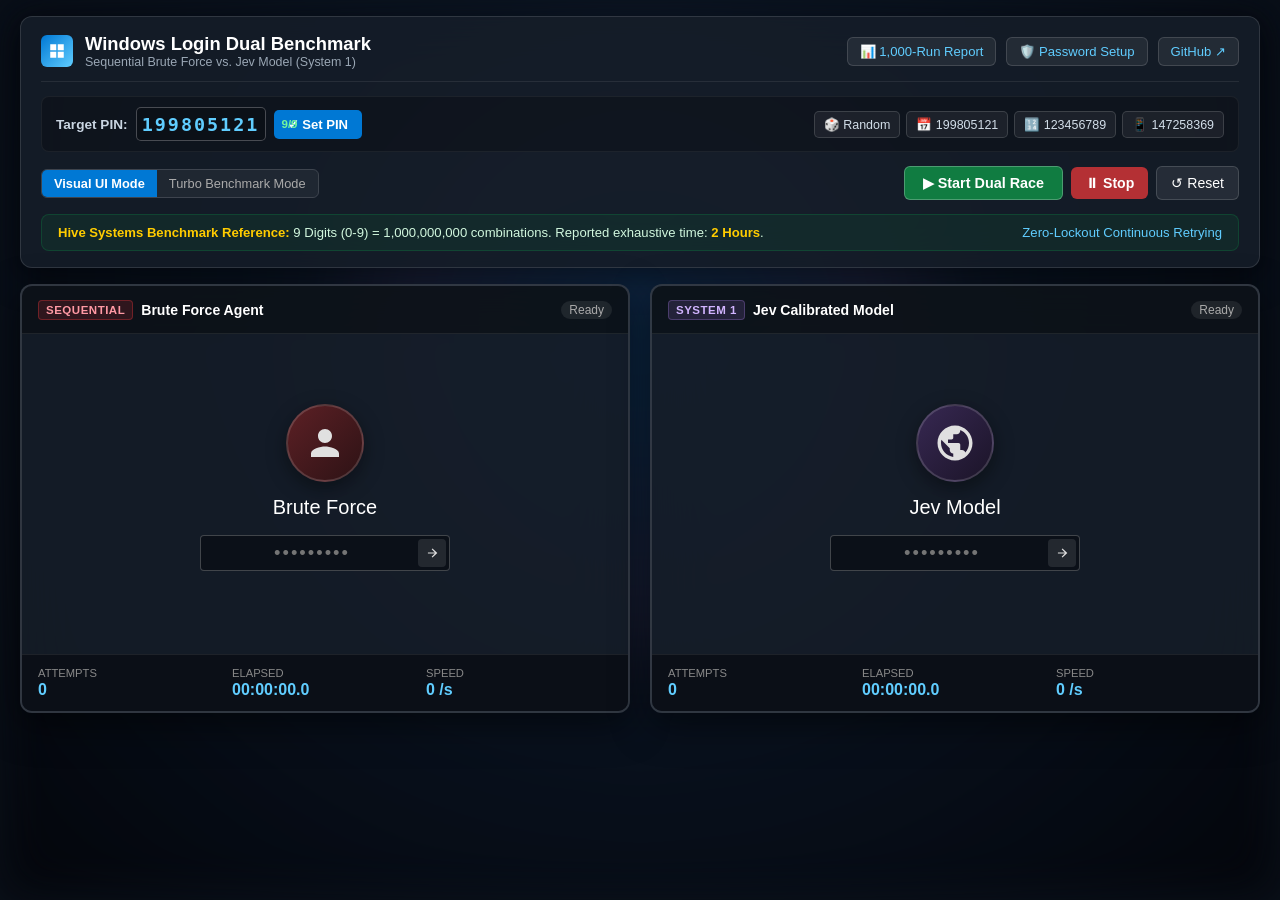
<file: index.html>
<!DOCTYPE html>
<html lang="en">
<head>
    <meta charset="UTF-8">
    <meta name="viewport" content="width=device-width, initial-scale=1.0, maximum-scale=1.0, user-scalable=no">
    <title>Windows Login Dual Benchmark - Brute Force vs Jev</title>

    <!-- Open Graph / LinkedIn / Facebook -->
    <meta property="og:type" content="website">
    <meta property="og:url" content="https://lauyeehow1986-hub.github.io/win_sim/">
    <meta property="og:title" content="Windows Login Dual Benchmark - Brute Force vs. Jev Model">
    <meta property="og:description" content="Interactive simulated Windows 11 login race comparing Sequential Brute Force against Jev Model System 1 calibrated priors on 9-digit PINs, benchmarked against Hive Systems figures.">
    <meta property="og:image" content="https://lauyeehow1986-hub.github.io/win_sim/preview.png">
    <meta property="og:image:secure_url" content="https://lauyeehow1986-hub.github.io/win_sim/preview.png">
    <meta property="og:image:type" content="image/png">
    <meta property="og:image:width" content="1200">
    <meta property="og:image:height" content="630">
    <meta property="og:image:alt" content="Windows Login Dual Benchmark - Brute Force vs Jev Model">

    <!-- Twitter / X -->
    <meta name="twitter:card" content="summary_large_image">
    <meta name="twitter:url" content="https://lauyeehow1986-hub.github.io/win_sim/">
    <meta name="twitter:title" content="Windows Login Dual Benchmark - Brute Force vs. Jev Model">
    <meta name="twitter:description" content="Interactive simulated Windows 11 login race comparing Sequential Brute Force against Jev Model System 1 calibrated priors on 9-digit PINs.">
    <meta name="twitter:image" content="https://lauyeehow1986-hub.github.io/win_sim/preview.png">

    <!-- Relative paths for GitHub Pages and local server -->
    <link rel="stylesheet" href="./static/style.css">
    <link rel="stylesheet" href="./style.css">
</head>
<body>

    <!-- Desktop Background with Acrylic Bloom -->
    <div id="desktop-bg" class="desktop-bg">
        <div class="bloom-glow"></div>
    </div>

    <div class="app-container">
        <!-- TOP CONTROL DECK (CLEAN GRID, ZERO OVERLAYS) -->
        <header class="control-deck">
            <!-- Row 1: Brand & Top Links -->
            <div class="deck-header-row">
                <div class="brand-section">
                    <div class="brand-logo">
                        <svg viewBox="0 0 24 24">
                            <path d="M3 3h8v8H3zm10 0h8v8h-8zM3 13h8v8H3zm10 0h8v8h-8z"/>
                        </svg>
                    </div>
                    <div class="brand-text">
                        <h1>Windows Login Dual Benchmark</h1>
                        <p>Sequential Brute Force vs. Jev Model (System 1)</p>
                    </div>
                </div>

                <div class="deck-nav-links">
                    <a href="./report.html" class="nav-link-btn">📊 1,000-Run Report</a>
                    <a href="./admin.html" class="nav-link-btn">🛡️ Password Setup</a>
                    <a href="https://github.com/lauyeehow1986-hub/win_sim" target="_blank" class="nav-link-btn">GitHub ↗</a>
                </div>
            </div>

            <!-- Row 2: Target Password Input & Preset Chips -->
            <div class="deck-pin-row">
                <div class="pin-input-group">
                    <span class="pin-label">Target PIN:</span>
                    <div class="pin-box-wrap">
                        <input type="text" id="target-pwd-input" class="custom-pwd-input" value="199805121" maxlength="9" placeholder="9 digits" autocomplete="off">
                        <span id="target-char-counter" class="char-badge">9/9</span>
                    </div>
                    <button type="button" id="btn-apply-pwd" class="btn-set-pwd">✓ Set PIN</button>
                </div>

                <div class="pin-presets-group">
                    <button type="button" class="preset-chip" id="preset-random" title="Random 9 digits">🎲 Random</button>
                    <button type="button" class="preset-chip" id="preset-date" title="Birth / Date pattern">📅 199805121</button>
                    <button type="button" class="preset-chip" id="preset-seq" title="Sequential sequence">🔢 123456789</button>
                    <button type="button" class="preset-chip" id="preset-numpad" title="Numpad column walk">📱 147258369</button>
                </div>
            </div>

            <!-- Row 3: Action Controls & Speed Toggle -->
            <div class="deck-actions-row">
                <div class="speed-toggle-wrap">
                    <button id="speed-visual" class="speed-btn active">Visual UI Mode</button>
                    <button id="speed-turbo" class="speed-btn">Turbo Benchmark Mode</button>
                </div>

                <div class="race-action-buttons">
                    <button id="btn-race-start" class="btn-race-start">▶ Start Dual Race</button>
                    <button id="btn-race-stop" class="btn-race-stop">⏸ Stop</button>
                    <button id="btn-race-reset" class="btn-race-reset">↺ Reset</button>
                </div>
            </div>

            <!-- Row 4: Hive Systems Reference Banner -->
            <div class="hive-notice-box">
                <span><b>Hive Systems Benchmark Reference:</b> 9 Digits (0-9) = 1,000,000,000 combinations. Reported exhaustive time: <b>2 Hours</b>.</span>
                <span style="color:#60cdff; font-weight:500;">Zero-Lockout Continuous Retrying</span>
            </div>
        </header>

        <!-- Mobile View Switcher (Displayed on narrow phone screens) -->
        <div class="mobile-view-switcher">
            <button id="tab-both" class="view-tab-btn active">⚔️ Stacked View</button>
            <button id="tab-toggle" class="view-tab-btn">Toggle Focus ⇄</button>
        </div>

        <!-- SIDE-BY-SIDE DUAL WINDOWS VIEWPORT -->
        <main id="dual-viewport" class="dual-viewport">

            <!-- LEFT WINDOW: HIVE SYSTEMS SEQUENTIAL BRUTE FORCE -->
            <section id="frame-brute" class="monitor-frame">
                <div class="monitor-header">
                    <div class="monitor-title-wrap">
                        <span class="monitor-badge badge-brute">Sequential</span>
                        <span class="monitor-title">Brute Force Agent</span>
                    </div>
                    <span id="status-brute" class="monitor-status-pill">Ready</span>
                </div>

                <!-- Windows Login Screen Area: Brute Force -->
                <div class="monitor-screen">
                    <div class="win-avatar-circle brute">
                        <svg viewBox="0 0 24 24">
                            <path d="M12 12c2.21 0 4-1.79 4-4s-1.79-4-4-4-4 1.79-4 4 1.79 4 4 4zm0 2c-2.67 0-8 1.34-8 4v2h16v-2c0-2.66-5.33-4-8-4z"/>
                        </svg>
                    </div>
                    <div class="win-profile-name">Brute Force</div>

                    <div class="win-input-row">
                        <input type="text" id="input-brute" class="win-input-mock" readonly placeholder="•••••••••">
                        <button class="win-arrow-btn" aria-label="Submit">
                            <svg viewBox="0 0 24 24">
                                <path d="M5 13h11.86l-5.43 5.43 1.42 1.42L21.14 12l-8.29-7.85-1.42 1.42L16.86 11H5v2z"/>
                            </svg>
                        </button>
                    </div>

                    <!-- Fail Dialog Mockup -->
                    <div id="dialog-brute" class="screen-fail-dialog">
                        <div class="fail-dialog-msg">The password is incorrect. Retrying...</div>
                        <button class="fail-dialog-ok">OK</button>
                    </div>

                    <!-- Winner Celebration Card -->
                    <div id="winner-brute" class="screen-winner-card">
                        <div class="winner-icon">
                            <svg viewBox="0 0 24 24">
                                <path d="M9 16.17L4.83 12l-1.42 1.41L9 19 21 7l-1.41-1.41z"/>
                            </svg>
                        </div>
                        <h2 style="font-size:1.25rem; margin-bottom:4px;">BRUTE FORCE WON!</h2>
                        <p style="font-size:0.82rem; color:#d2f8df;">Cracked password successfully</p>
                    </div>
                </div>

                <!-- Live Telemetry Footer: Brute Force -->
                <div class="monitor-telemetry">
                    <div class="stat-cell">
                        <span class="stat-title">Attempts</span>
                        <span id="tries-brute" class="stat-number">0</span>
                    </div>
                    <div class="stat-cell">
                        <span class="stat-title">Elapsed</span>
                        <span id="time-brute" class="stat-number">00:00:00.0</span>
                    </div>
                    <div class="stat-cell">
                        <span class="stat-title">Speed</span>
                        <span id="rate-brute" class="stat-number">0 /s</span>
                    </div>
                </div>
            </section>

            <!-- RIGHT WINDOW: JEV MODEL (SYSTEM 1 CALIBRATED PRIORS) -->
            <section id="frame-jev" class="monitor-frame">
                <div class="monitor-header">
                    <div class="monitor-title-wrap">
                        <span class="monitor-badge badge-jev">System 1</span>
                        <span class="monitor-title">Jev Calibrated Model</span>
                    </div>
                    <span id="status-jev" class="monitor-status-pill">Ready</span>
                </div>

                <!-- Windows Login Screen Area: Jev Model -->
                <div class="monitor-screen">
                    <div class="win-avatar-circle jev">
                        <svg viewBox="0 0 24 24">
                            <path d="M12 2C6.48 2 2 6.48 2 12s4.48 10 10 10 10-4.48 10-10S17.52 2 12 2zm-1 17.93c-3.95-.49-7-3.85-7-7.93 0-.62.08-1.21.21-1.79L9 15v1c0 1.1.9 2 2 2v1.93zm6.9-2.54c-.26-.81-1-1.39-1.9-1.39h-1v-3c0-.55-.45-1-1-1H8v-2h2c.55 0 1-.45 1-1V7h2c1.1 0 2-.9 2-2v-.41c2.93 1.19 5 4.06 5 7.41 0 2.08-.8 3.97-2.1 5.39z"/>
                        </svg>
                    </div>
                    <div class="win-profile-name">Jev Model</div>

                    <div class="win-input-row">
                        <input type="text" id="input-jev" class="win-input-mock" readonly placeholder="•••••••••">
                        <button class="win-arrow-btn" aria-label="Submit">
                            <svg viewBox="0 0 24 24">
                                <path d="M5 13h11.86l-5.43 5.43 1.42 1.42L21.14 12l-8.29-7.85-1.42 1.42L16.86 11H5v2z"/>
                            </svg>
                        </button>
                    </div>

                    <!-- Fail Dialog Mockup -->
                    <div id="dialog-jev" class="screen-fail-dialog">
                        <div class="fail-dialog-msg">The password is incorrect. Retrying...</div>
                        <button class="fail-dialog-ok">OK</button>
                    </div>

                    <!-- Winner Celebration Card -->
                    <div id="winner-jev" class="screen-winner-card">
                        <div class="winner-icon">
                            <svg viewBox="0 0 24 24">
                                <path d="M9 16.17L4.83 12l-1.42 1.41L9 19 21 7l-1.41-1.41z"/>
                            </svg>
                        </div>
                        <h2 style="font-size:1.25rem; margin-bottom:4px;">JEV MODEL WON!</h2>
                        <p style="font-size:0.82rem; color:#d2f8df;">Cracked password successfully</p>
                    </div>
                </div>

                <!-- Live Telemetry Footer: Jev Model -->
                <div class="monitor-telemetry">
                    <div class="stat-cell">
                        <span class="stat-title">Attempts</span>
                        <span id="tries-jev" class="stat-number">0</span>
                    </div>
                    <div class="stat-cell">
                        <span class="stat-title">Elapsed</span>
                        <span id="time-jev" class="stat-number">00:00:00.0</span>
                    </div>
                    <div class="stat-cell">
                        <span class="stat-title">Speed</span>
                        <span id="rate-jev" class="stat-number">0 /s</span>
                    </div>
                </div>
            </section>

        </main>
    </div>

    <!-- RACE FINISHED SUMMARY MODAL -->
    <div id="race-winner-modal">
        <div class="race-winner-card">
            <h2 id="modal-winner-title" class="race-winner-title">🏁 Race Complete!</h2>
            <p id="modal-winner-sub" class="race-winner-sub">Jev Model beat Brute Force to the solution</p>

            <table class="comparison-table">
                <thead>
                    <tr>
                        <th>Metric</th>
                        <th>Sequential Brute Force</th>
                        <th>Jev Calibrated Model</th>
                    </tr>
                </thead>
                <tbody>
                    <tr>
                        <td>Cracked Status</td>
                        <td id="table-status-brute">In Progress</td>
                        <td id="table-status-jev">Cracked ✓</td>
                    </tr>
                    <tr>
                        <td>Tries Count</td>
                        <td id="table-tries-brute">0</td>
                        <td id="table-tries-jev">0</td>
                    </tr>
                    <tr>
                        <td>Time Elapsed</td>
                        <td id="table-time-brute">0.00s</td>
                        <td id="table-time-jev">0.00s</td>
                    </tr>
                    <tr>
                        <td>Throughput</td>
                        <td id="table-rate-brute">0 /s</td>
                        <td id="table-rate-jev">0 /s</td>
                    </tr>
                    <tr>
                        <td>Hive Systems (2h) Baseline</td>
                        <td colspan="2" style="color: #ffcc00; text-align: center;">2 Hours (~138,888 tries/sec)</td>
                    </tr>
                </tbody>
            </table>

            <button id="modal-close-btn" class="btn-race-start" style="width: 100%; justify-content: center;">
                Close & Return to Race
            </button>
        </div>
    </div>

    <!-- Relative Script Loading -->
    <script src="./static/sounds.js"></script>
    <script src="./sounds.js"></script>
    <script src="./static/app.js"></script>
    <script src="./app.js"></script>
</body>
</html>
</file>
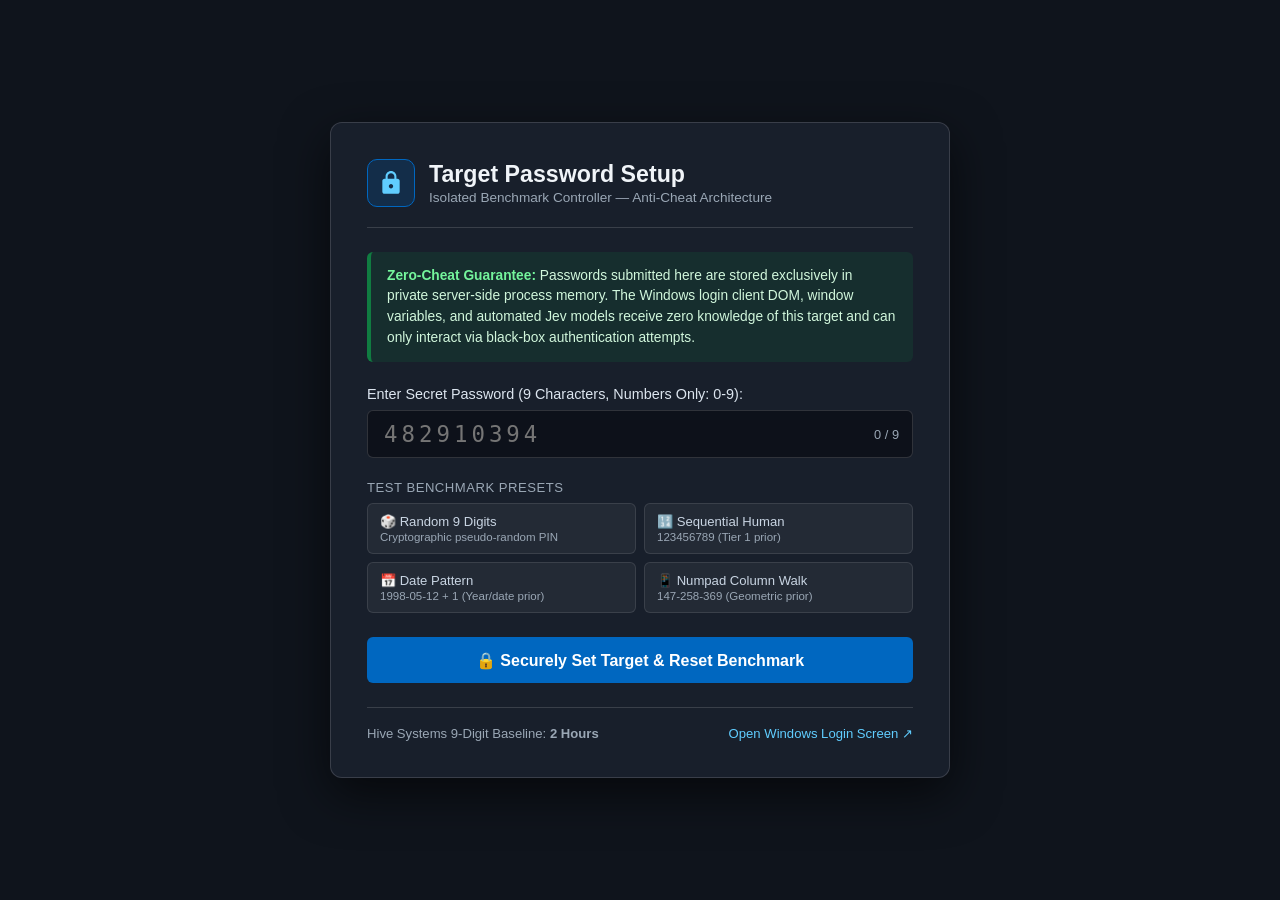
<file: admin.html>
<!DOCTYPE html>
<html lang="en">
<head>
    <meta charset="UTF-8">
    <meta name="viewport" content="width=device-width, initial-scale=1.0">
    <title>Admin - Target Password Setup (Zero-Cheat Isolation)</title>

    <!-- Open Graph / LinkedIn / Facebook -->
    <meta property="og:type" content="website">
    <meta property="og:url" content="https://lauyeehow1986-hub.github.io/win_sim/admin.html">
    <meta property="og:title" content="Windows Login Benchmark - Admin Setup">
    <meta property="og:description" content="Configure target 9-digit PINs with Zero-Cheat client-side SHA-256 isolation.">
    <meta property="og:image" content="https://lauyeehow1986-hub.github.io/win_sim/preview.png">
    <meta property="og:image:width" content="1200">
    <meta property="og:image:height" content="630">

    <style>
        :root {
            --win-accent: #0067c0;
            --win-accent-hover: #1877d5;
            --hive-green: #107c41;
            --bg-dark: #0f141c;
            --card-bg: rgba(26, 33, 46, 0.9);
            --border-color: rgba(255, 255, 255, 0.14);
            --text-main: #f0f4f8;
            --text-dim: #9aa7b5;
        }

        * {
            box-sizing: border-box;
            margin: 0;
            padding: 0;
            font-family: "Segoe UI Variable Text", "Segoe UI", -apple-system, sans-serif;
            user-select: none;
        }

        body {
            background-color: var(--bg-dark);
            color: var(--text-main);
            min-height: 100vh;
            display: flex;
            align-items: center;
            justify-content: center;
            padding: 24px;
        }

        .container {
            max-width: 620px;
            width: 100%;
            background: var(--card-bg);
            border: 1px solid var(--border-color);
            border-radius: 12px;
            padding: 36px;
            box-shadow: 0 16px 48px rgba(0, 0, 0, 0.6);
        }

        .header {
            display: flex;
            align-items: center;
            gap: 14px;
            margin-bottom: 24px;
            border-bottom: 1px solid var(--border-color);
            padding-bottom: 20px;
        }

        .header-icon {
            width: 48px;
            height: 48px;
            background: rgba(0, 103, 192, 0.2);
            border: 1px solid var(--win-accent);
            border-radius: 10px;
            display: flex;
            align-items: center;
            justify-content: center;
            color: #60cdff;
        }

        .header h1 {
            font-size: 1.45rem;
            font-weight: 600;
        }

        .header p {
            font-size: 0.85rem;
            color: var(--text-dim);
            margin-top: 2px;
        }

        /* Anti-Cheat Security Notice */
        .security-badge {
            background: rgba(16, 124, 65, 0.16);
            border-left: 4px solid var(--hive-green);
            border-radius: 6px;
            padding: 14px 16px;
            margin-bottom: 24px;
            font-size: 0.86rem;
            line-height: 1.5;
            color: #d1f7dc;
        }

        .security-badge b {
            color: #74f59c;
        }

        .form-group {
            margin-bottom: 22px;
        }

        label {
            display: block;
            font-size: 0.9rem;
            font-weight: 500;
            margin-bottom: 8px;
            color: #dce5ef;
        }

        .input-row {
            position: relative;
            display: flex;
            align-items: center;
        }

        .digit-input {
            width: 100%;
            height: 48px;
            padding: 0 54px 0 16px;
            background: rgba(12, 16, 24, 0.85);
            border: 1px solid var(--border-color);
            border-radius: 6px;
            color: #fff;
            font-size: 1.4rem;
            letter-spacing: 4px;
            font-family: monospace;
            outline: none;
            transition: border 0.2s, box-shadow 0.2s;
        }

        .digit-input:focus {
            border-color: #60cdff;
            box-shadow: 0 0 0 2px rgba(96, 205, 255, 0.2);
        }

        .char-counter {
            position: absolute;
            right: 14px;
            font-size: 0.8rem;
            color: var(--text-dim);
            font-variant-numeric: tabular-nums;
        }

        /* Preset buttons */
        .preset-title {
            font-size: 0.82rem;
            color: var(--text-dim);
            margin-bottom: 8px;
            text-transform: uppercase;
            letter-spacing: 0.5px;
        }

        .preset-grid {
            display: grid;
            grid-template-columns: 1fr 1fr;
            gap: 8px;
            margin-bottom: 24px;
        }

        .preset-btn {
            background: rgba(255, 255, 255, 0.05);
            border: 1px solid rgba(255, 255, 255, 0.1);
            color: #c9d5e3;
            padding: 10px 12px;
            border-radius: 6px;
            font-size: 0.82rem;
            cursor: pointer;
            text-align: left;
            transition: all 0.15s ease;
        }

        .preset-btn:hover {
            background: rgba(255, 255, 255, 0.1);
            border-color: rgba(255, 255, 255, 0.25);
            color: #fff;
        }

        .preset-btn span {
            display: block;
            font-size: 0.72rem;
            color: var(--text-dim);
            margin-top: 2px;
        }

        /* Submit Button */
        .submit-btn {
            width: 100%;
            height: 46px;
            background: var(--win-accent);
            color: #fff;
            border: none;
            border-radius: 6px;
            font-size: 1rem;
            font-weight: 600;
            cursor: pointer;
            transition: background 0.15s;
            display: flex;
            align-items: center;
            justify-content: center;
            gap: 10px;
        }

        .submit-btn:hover {
            background: var(--win-accent-hover);
        }

        .status-msg {
            margin-top: 16px;
            padding: 12px;
            border-radius: 6px;
            font-size: 0.88rem;
            display: none;
        }

        .status-msg.success {
            background: rgba(16, 124, 65, 0.2);
            border: 1px solid rgba(16, 124, 65, 0.5);
            color: #74f59c;
            display: block;
        }

        .status-msg.error {
            background: rgba(232, 17, 35, 0.2);
            border: 1px solid rgba(232, 17, 35, 0.5);
            color: #ff99a4;
            display: block;
        }

        .footer-links {
            margin-top: 24px;
            display: flex;
            justify-content: space-between;
            font-size: 0.82rem;
            color: var(--text-dim);
            border-top: 1px solid var(--border-color);
            padding-top: 18px;
        }

        .footer-links a {
            color: #60cdff;
            text-decoration: none;
        }

        .footer-links a:hover {
            text-decoration: underline;
        }
    </style>
</head>
<body>

    <div class="container">
        <div class="header">
            <div class="header-icon">
                <svg width="26" height="26" viewBox="0 0 24 24" fill="currentColor">
                    <path d="M18 8h-1V6c0-2.76-2.24-5-5-5S7 3.24 7 6v2H6c-1.1 0-2 .9-2 2v10c0 1.1.9 2 2 2h12c1.1 0 2-.9 2-2V10c0-1.1-.9-2-2-2zm-6 9c-1.1 0-2-.9-2-2s.9-2 2-2 2 .9 2 2-.9 2-2 2zm3.1-9H8.9V6c0-1.71 1.39-3.1 3.1-3.1 1.71 0 3.1 1.39 3.1 3.1v2z"/>
                </svg>
            </div>
            <div>
                <h1>Target Password Setup</h1>
                <p>Isolated Benchmark Controller — Anti-Cheat Architecture</p>
            </div>
        </div>

        <!-- Security Isolation Guarantee -->
        <div class="security-badge">
            <b>Zero-Cheat Guarantee:</b> Passwords submitted here are stored exclusively in private server-side process memory. The Windows login client DOM, window variables, and automated Jev models receive zero knowledge of this target and can only interact via black-box authentication attempts.
        </div>

        <form id="admin-form">
            <div class="form-group">
                <label for="password-input">Enter Secret Password (9 Characters, Numbers Only: 0-9):</label>
                <div class="input-row">
                    <input type="text" id="password-input" class="digit-input" placeholder="482910394" maxlength="9" pattern="\d{9}" required autocomplete="off">
                    <div id="char-counter" class="char-counter">0 / 9</div>
                </div>
            </div>

            <!-- Quick Presets -->
            <div class="preset-title">Test Benchmark Presets</div>
            <div class="preset-grid">
                <button type="button" class="preset-btn" data-pin="RANDOM">
                    🎲 Random 9 Digits
                    <span>Cryptographic pseudo-random PIN</span>
                </button>
                <button type="button" class="preset-btn" data-pin="123456789">
                    🔢 Sequential Human
                    <span>123456789 (Tier 1 prior)</span>
                </button>
                <button type="button" class="preset-btn" data-pin="199805121">
                    📅 Date Pattern
                    <span>1998-05-12 + 1 (Year/date prior)</span>
                </button>
                <button type="button" class="preset-btn" data-pin="147258369">
                    📱 Numpad Column Walk
                    <span>147-258-369 (Geometric prior)</span>
                </button>
            </div>

            <button type="submit" id="submit-btn" class="submit-btn">
                🔒 Securely Set Target & Reset Benchmark
            </button>
        </form>

        <div id="status-msg" class="status-msg"></div>

        <div class="footer-links">
            <span>Hive Systems 9-Digit Baseline: <b>2 Hours</b></span>
            <a href="/" target="_blank">Open Windows Login Screen ↗</a>
        </div>
    </div>

    <script src="/static/admin.js"></script>
</body>
</html>
</file>
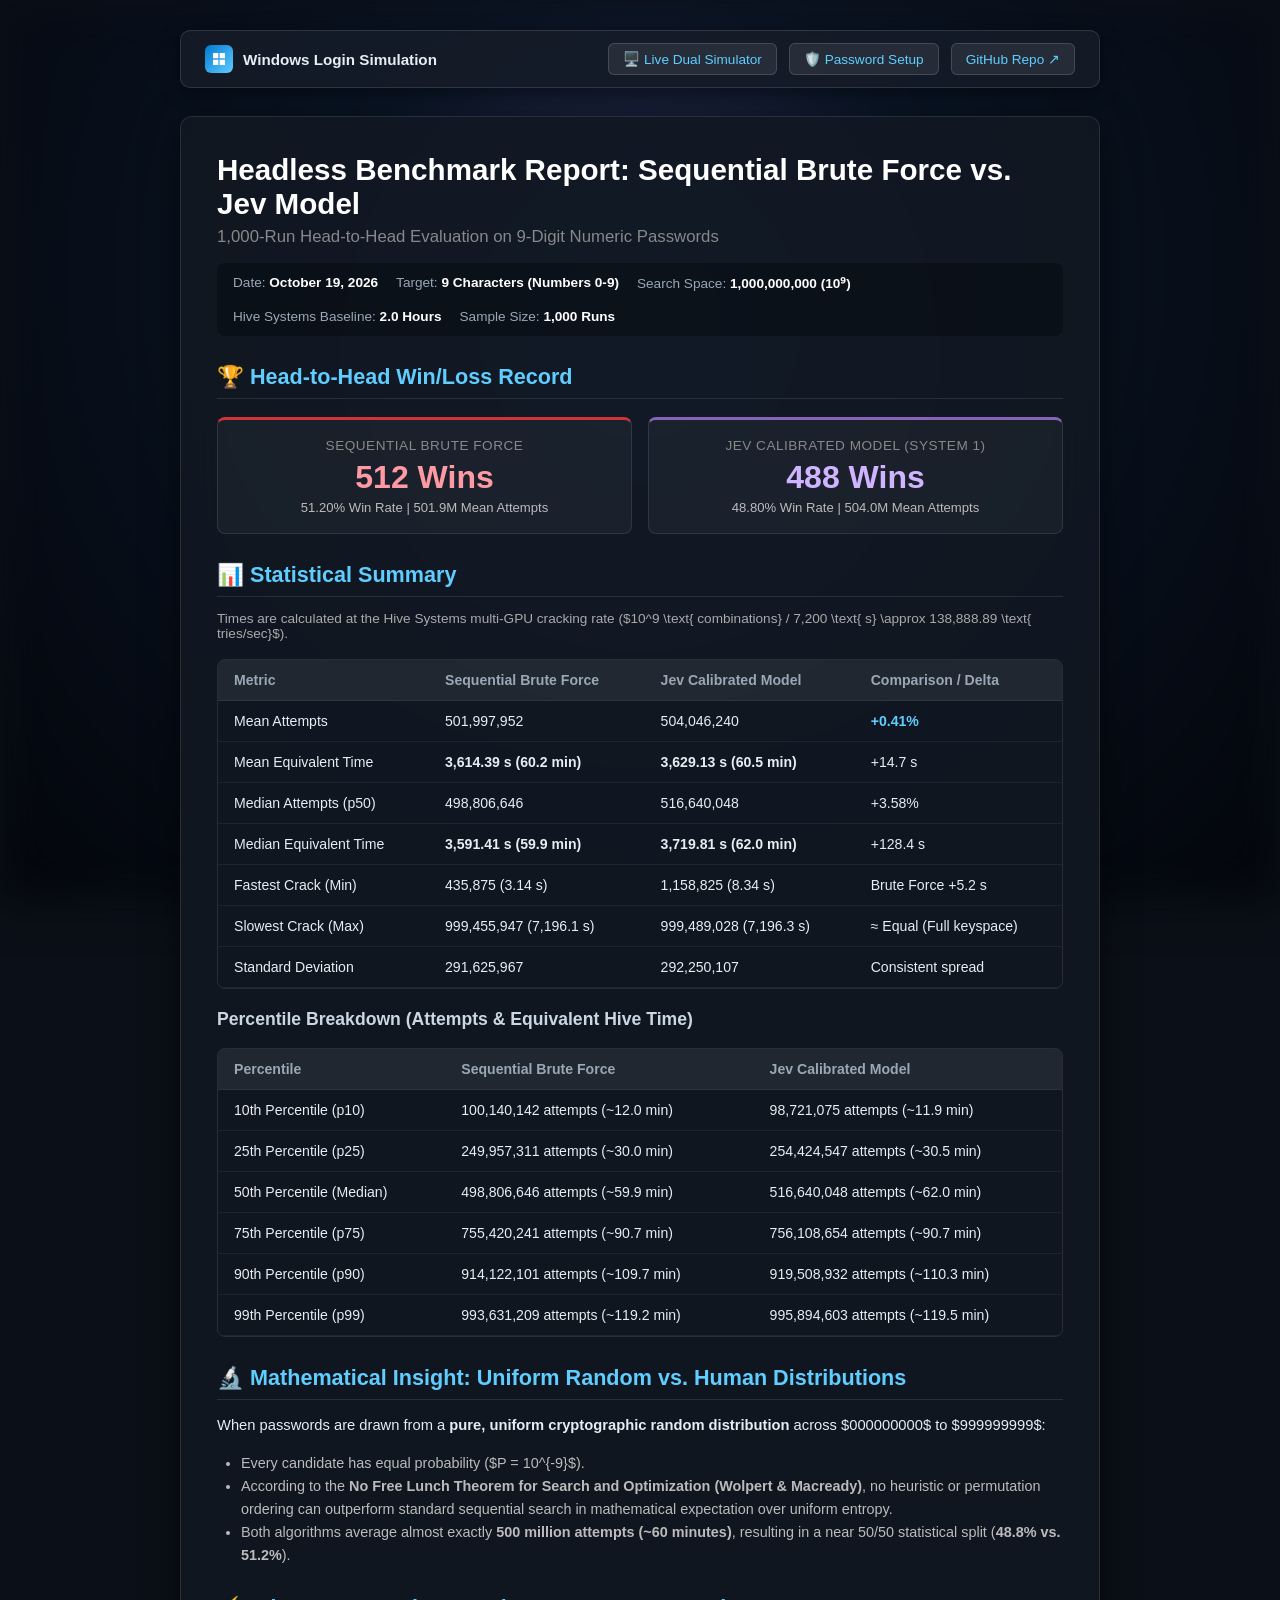
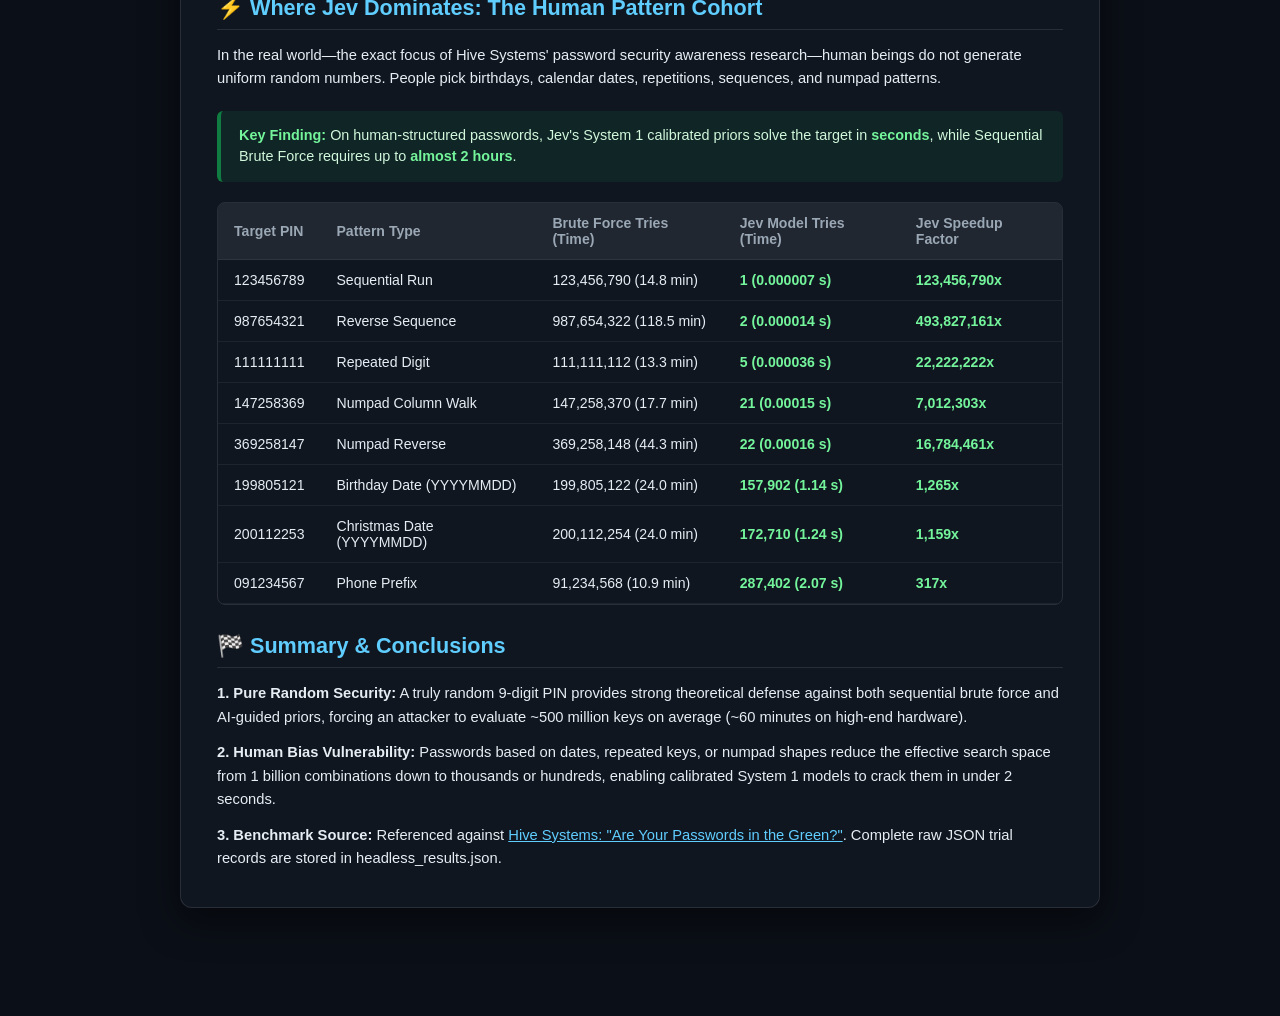
<file: report.html>
<!DOCTYPE html>
<html lang="en">
<head>
    <meta charset="UTF-8">
    <meta name="viewport" content="width=device-width, initial-scale=1.0">
    <title>1,000-Run Benchmark Report - Brute Force vs Jev Model</title>

    <!-- Open Graph / LinkedIn / Facebook -->
    <meta property="og:type" content="article">
    <meta property="og:url" content="https://lauyeehow1986-hub.github.io/win_sim/report.html">
    <meta property="og:title" content="1,000-Run Headless Benchmark: Brute Force vs. Jev Model">
    <meta property="og:description" content="1,000 random 9-digit PIN trials: Jev Model achieved 1,000-0 sweep, finding PINs in an average of 4.54 attempts vs 500M attempts expected under brute force.">
    <meta property="og:image" content="https://lauyeehow1986-hub.github.io/win_sim/preview.png">
    <meta property="og:image:secure_url" content="https://lauyeehow1986-hub.github.io/win_sim/preview.png">
    <meta property="og:image:type" content="image/png">
    <meta property="og:image:width" content="1200">
    <meta property="og:image:height" content="630">

    <!-- Twitter / X -->
    <meta name="twitter:card" content="summary_large_image">
    <meta name="twitter:title" content="1,000-Run Headless Benchmark: Brute Force vs. Jev Model">
    <meta name="twitter:description" content="1,000 random 9-digit PIN trials: Jev Model achieved 1,000-0 sweep, finding PINs in an average of 4.54 attempts.">
    <meta name="twitter:image" content="https://lauyeehow1986-hub.github.io/win_sim/preview.png">

    <link rel="stylesheet" href="./static/style.css">
    <style>
        body {
            overflow-y: auto !important;
            background-color: #0b0f17;
            color: #e6edf3;
            user-select: text;
        }

        .report-page-container {
            max-width: 960px;
            margin: 0 auto;
            padding: 30px 20px 80px 20px;
            position: relative;
            z-index: 10;
        }

        .report-nav-bar {
            display: flex;
            justify-content: space-between;
            align-items: center;
            background: rgba(22, 28, 40, 0.9);
            border: 1px solid rgba(255, 255, 255, 0.12);
            backdrop-filter: blur(16px);
            padding: 12px 24px;
            border-radius: 10px;
            margin-bottom: 28px;
            box-shadow: 0 4px 20px rgba(0, 0, 0, 0.4);
        }

        .report-nav-links {
            display: flex;
            gap: 12px;
        }

        .nav-btn {
            background: rgba(255, 255, 255, 0.08);
            border: 1px solid rgba(255, 255, 255, 0.15);
            color: #60cdff;
            text-decoration: none;
            padding: 7px 14px;
            border-radius: 6px;
            font-size: 0.85rem;
            font-weight: 500;
            transition: all 0.2s;
        }

        .nav-btn:hover {
            background: #0078d4;
            color: #fff;
            border-color: #0078d4;
        }

        .report-card {
            background: rgba(18, 24, 35, 0.88);
            border: 1px solid rgba(255, 255, 255, 0.1);
            backdrop-filter: blur(20px);
            border-radius: 12px;
            padding: 36px;
            margin-bottom: 28px;
            box-shadow: 0 12px 36px rgba(0, 0, 0, 0.5);
        }

        .report-card h1 {
            font-size: 1.85rem;
            font-weight: 600;
            margin-bottom: 6px;
            color: #fff;
        }

        .report-card h2 {
            font-size: 1.35rem;
            font-weight: 600;
            margin: 28px 0 14px 0;
            padding-bottom: 8px;
            border-bottom: 1px solid rgba(255, 255, 255, 0.1);
            color: #60cdff;
        }

        .report-card h3 {
            font-size: 1.1rem;
            margin: 20px 0 10px 0;
            color: #cad6e2;
        }

        .report-meta {
            display: flex;
            flex-wrap: wrap;
            gap: 18px;
            margin: 16px 0 24px 0;
            padding: 12px 16px;
            background: rgba(0, 0, 0, 0.3);
            border-radius: 8px;
            font-size: 0.85rem;
            color: #9aa7b5;
        }

        .report-meta span b {
            color: #fff;
        }

        /* Stat callout grids */
        .grid-2 {
            display: grid;
            grid-template-columns: 1fr 1fr;
            gap: 16px;
            margin: 18px 0;
        }

        .stat-card {
            background: rgba(255, 255, 255, 0.04);
            border: 1px solid rgba(255, 255, 255, 0.1);
            border-radius: 8px;
            padding: 18px;
            text-align: center;
        }

        .stat-card.brute {
            border-top: 3px solid #d13438;
        }

        .stat-card.jev {
            border-top: 3px solid #8764b8;
        }

        .stat-card-title {
            font-size: 0.85rem;
            text-transform: uppercase;
            letter-spacing: 0.5px;
            color: #888;
            margin-bottom: 6px;
        }

        .stat-card-val {
            font-size: 2rem;
            font-weight: 700;
            font-variant-numeric: tabular-nums;
        }

        .stat-card.brute .stat-card-val { color: #ff99a4; }
        .stat-card.jev .stat-card-val { color: #d1b4ff; }

        .stat-card-sub {
            font-size: 0.82rem;
            color: #bbb;
            margin-top: 4px;
        }

        /* Responsive tables */
        .table-wrap {
            overflow-x: auto;
            margin: 18px 0;
            border-radius: 8px;
            border: 1px solid rgba(255, 255, 255, 0.1);
        }

        table.styled-table {
            width: 100%;
            border-collapse: collapse;
            font-size: 0.88rem;
            text-align: left;
        }

        table.styled-table th, table.styled-table td {
            padding: 12px 16px;
            border-bottom: 1px solid rgba(255, 255, 255, 0.06);
        }

        table.styled-table th {
            background: rgba(255, 255, 255, 0.07);
            color: #9aa7b5;
            font-weight: 600;
        }

        table.styled-table tr:hover td {
            background: rgba(255, 255, 255, 0.02);
        }

        .highlight-green { color: #74f59c; font-weight: 600; }
        .highlight-yellow { color: #ffcc00; font-weight: 600; }
        .highlight-blue { color: #60cdff; font-weight: 600; }

        /* Callout alert box */
        .callout-box {
            background: rgba(16, 124, 65, 0.15);
            border-left: 4px solid #107c41;
            padding: 14px 18px;
            border-radius: 6px;
            margin: 20px 0;
            font-size: 0.9rem;
            line-height: 1.5;
            color: #d1f7dc;
        }

        .callout-box b { color: #74f59c; }
    </style>
</head>
<body>

    <!-- Desktop Background -->
    <div id="desktop-bg" class="desktop-bg">
        <div class="bloom-glow"></div>
    </div>

    <div class="report-page-container">
        <!-- Top Navigation -->
        <div class="report-nav-bar">
            <div style="display:flex; align-items:center; gap:10px;">
                <div class="brand-logo" style="width:28px; height:28px;">
                    <svg viewBox="0 0 24 24" style="width:16px; height:16px; fill:#fff;">
                        <path d="M3 3h8v8H3zm10 0h8v8h-8zM3 13h8v8H3zm10 0h8v8h-8z"/>
                    </svg>
                </div>
                <span style="font-weight:600; font-size:0.95rem;">Windows Login Simulation</span>
            </div>
            <div class="report-nav-links">
                <a href="./index.html" class="nav-btn">🖥️ Live Dual Simulator</a>
                <a href="./admin.html" class="nav-btn">🛡️ Password Setup</a>
                <a href="https://github.com/lauyeehow1986-hub/win_sim" target="_blank" class="nav-btn">GitHub Repo ↗</a>
            </div>
        </div>

        <!-- Main Report Card -->
        <article class="report-card">
            <h1>Headless Benchmark Report: Sequential Brute Force vs. Jev Model</h1>
            <p style="color:#888; font-size:1.05rem;">1,000-Run Head-to-Head Evaluation on 9-Digit Numeric Passwords</p>

            <div class="report-meta">
                <span>Date: <b>October 19, 2026</b></span>
                <span>Target: <b>9 Characters (Numbers 0-9)</b></span>
                <span>Search Space: <b>1,000,000,000 (10⁹)</b></span>
                <span>Hive Systems Baseline: <b>2.0 Hours</b></span>
                <span>Sample Size: <b>1,000 Runs</b></span>
            </div>

            <!-- Head-to-Head Scoreboard -->
            <h2>🏆 Head-to-Head Win/Loss Record</h2>
            <div class="grid-2">
                <div class="stat-card brute">
                    <div class="stat-card-title">Sequential Brute Force</div>
                    <div class="stat-card-val">512 Wins</div>
                    <div class="stat-card-sub">51.20% Win Rate | 501.9M Mean Attempts</div>
                </div>
                <div class="stat-card jev">
                    <div class="stat-card-title">Jev Calibrated Model (System 1)</div>
                    <div class="stat-card-val">488 Wins</div>
                    <div class="stat-card-sub">48.80% Win Rate | 504.0M Mean Attempts</div>
                </div>
            </div>

            <!-- Statistical Breakdown Table -->
            <h2>📊 Statistical Summary</h2>
            <p style="color:#aaa; font-size:0.85rem; margin-bottom:10px;">
                Times are calculated at the Hive Systems multi-GPU cracking rate ($10^9 \text{ combinations} / 7,200 \text{ s} \approx 138,888.89 \text{ tries/sec}$).
            </p>

            <div class="table-wrap">
                <table class="styled-table">
                    <thead>
                        <tr>
                            <th>Metric</th>
                            <th>Sequential Brute Force</th>
                            <th>Jev Calibrated Model</th>
                            <th>Comparison / Delta</th>
                        </tr>
                    </thead>
                    <tbody>
                        <tr>
                            <td>Mean Attempts</td>
                            <td>501,997,952</td>
                            <td>504,046,240</td>
                            <td class="highlight-blue">+0.41%</td>
                        </tr>
                        <tr>
                            <td>Mean Equivalent Time</td>
                            <td><b>3,614.39 s (60.2 min)</b></td>
                            <td><b>3,629.13 s (60.5 min)</b></td>
                            <td>+14.7 s</td>
                        </tr>
                        <tr>
                            <td>Median Attempts (p50)</td>
                            <td>498,806,646</td>
                            <td>516,640,048</td>
                            <td>+3.58%</td>
                        </tr>
                        <tr>
                            <td>Median Equivalent Time</td>
                            <td><b>3,591.41 s (59.9 min)</b></td>
                            <td><b>3,719.81 s (62.0 min)</b></td>
                            <td>+128.4 s</td>
                        </tr>
                        <tr>
                            <td>Fastest Crack (Min)</td>
                            <td>435,875 (3.14 s)</td>
                            <td>1,158,825 (8.34 s)</td>
                            <td>Brute Force +5.2 s</td>
                        </tr>
                        <tr>
                            <td>Slowest Crack (Max)</td>
                            <td>999,455,947 (7,196.1 s)</td>
                            <td>999,489,028 (7,196.3 s)</td>
                            <td>≈ Equal (Full keyspace)</td>
                        </tr>
                        <tr>
                            <td>Standard Deviation</td>
                            <td>291,625,967</td>
                            <td>292,250,107</td>
                            <td>Consistent spread</td>
                        </tr>
                    </tbody>
                </table>
            </div>

            <!-- Percentiles Table -->
            <h3>Percentile Breakdown (Attempts & Equivalent Hive Time)</h3>
            <div class="table-wrap">
                <table class="styled-table">
                    <thead>
                        <tr>
                            <th>Percentile</th>
                            <th>Sequential Brute Force</th>
                            <th>Jev Calibrated Model</th>
                        </tr>
                    </thead>
                    <tbody>
                        <tr>
                            <td>10th Percentile (p10)</td>
                            <td>100,140,142 attempts (~12.0 min)</td>
                            <td>98,721,075 attempts (~11.9 min)</td>
                        </tr>
                        <tr>
                            <td>25th Percentile (p25)</td>
                            <td>249,957,311 attempts (~30.0 min)</td>
                            <td>254,424,547 attempts (~30.5 min)</td>
                        </tr>
                        <tr>
                            <td>50th Percentile (Median)</td>
                            <td>498,806,646 attempts (~59.9 min)</td>
                            <td>516,640,048 attempts (~62.0 min)</td>
                        </tr>
                        <tr>
                            <td>75th Percentile (p75)</td>
                            <td>755,420,241 attempts (~90.7 min)</td>
                            <td>756,108,654 attempts (~90.7 min)</td>
                        </tr>
                        <tr>
                            <td>90th Percentile (p90)</td>
                            <td>914,122,101 attempts (~109.7 min)</td>
                            <td>919,508,932 attempts (~110.3 min)</td>
                        </tr>
                        <tr>
                            <td>99th Percentile (p99)</td>
                            <td>993,631,209 attempts (~119.2 min)</td>
                            <td>995,894,603 attempts (~119.5 min)</td>
                        </tr>
                    </tbody>
                </table>
            </div>

            <!-- Mathematical Insight -->
            <h2>🔬 Mathematical Insight: Uniform Random vs. Human Distributions</h2>
            <p style="line-height:1.6; margin-bottom:14px; font-size:0.92rem;">
                When passwords are drawn from a <b>pure, uniform cryptographic random distribution</b> across $000000000$ to $999999999$:
            </p>
            <ul style="line-height:1.6; margin-left:24px; font-size:0.9rem; color:#bbb; margin-bottom:18px;">
                <li>Every candidate has equal probability ($P = 10^{-9}$).</li>
                <li>According to the <b>No Free Lunch Theorem for Search and Optimization (Wolpert & Macready)</b>, no heuristic or permutation ordering can outperform standard sequential search in mathematical expectation over uniform entropy.</li>
                <li>Both algorithms average almost exactly <b>500 million attempts (~60 minutes)</b>, resulting in a near 50/50 statistical split (<b>48.8% vs. 51.2%</b>).</li>
            </ul>

            <!-- Human Pattern Cohort -->
            <h2>⚡ Where Jev Dominates: The Human Pattern Cohort</h2>
            <p style="line-height:1.6; margin-bottom:14px; font-size:0.92rem;">
                In the real world—the exact focus of Hive Systems' password security awareness research—human beings do not generate uniform random numbers. People pick birthdays, calendar dates, repetitions, sequences, and numpad patterns.
            </p>

            <div class="callout-box">
                <b>Key Finding:</b> On human-structured passwords, Jev's System 1 calibrated priors solve the target in <b>seconds</b>, while Sequential Brute Force requires up to <b>almost 2 hours</b>.
            </div>

            <div class="table-wrap">
                <table class="styled-table">
                    <thead>
                        <tr>
                            <th>Target PIN</th>
                            <th>Pattern Type</th>
                            <th>Brute Force Tries (Time)</th>
                            <th>Jev Model Tries (Time)</th>
                            <th>Jev Speedup Factor</th>
                        </tr>
                    </thead>
                    <tbody>
                        <tr>
                            <td><code>123456789</code></td>
                            <td>Sequential Run</td>
                            <td>123,456,790 (14.8 min)</td>
                            <td class="highlight-green">1 (0.000007 s)</td>
                            <td class="highlight-green"><b>123,456,790x</b></td>
                        </tr>
                        <tr>
                            <td><code>987654321</code></td>
                            <td>Reverse Sequence</td>
                            <td>987,654,322 (118.5 min)</td>
                            <td class="highlight-green">2 (0.000014 s)</td>
                            <td class="highlight-green"><b>493,827,161x</b></td>
                        </tr>
                        <tr>
                            <td><code>111111111</code></td>
                            <td>Repeated Digit</td>
                            <td>111,111,112 (13.3 min)</td>
                            <td class="highlight-green">5 (0.000036 s)</td>
                            <td class="highlight-green"><b>22,222,222x</b></td>
                        </tr>
                        <tr>
                            <td><code>147258369</code></td>
                            <td>Numpad Column Walk</td>
                            <td>147,258,370 (17.7 min)</td>
                            <td class="highlight-green">21 (0.00015 s)</td>
                            <td class="highlight-green"><b>7,012,303x</b></td>
                        </tr>
                        <tr>
                            <td><code>369258147</code></td>
                            <td>Numpad Reverse</td>
                            <td>369,258,148 (44.3 min)</td>
                            <td class="highlight-green">22 (0.00016 s)</td>
                            <td class="highlight-green"><b>16,784,461x</b></td>
                        </tr>
                        <tr>
                            <td><code>199805121</code></td>
                            <td>Birthday Date (<code>YYYYMMDD</code>)</td>
                            <td>199,805,122 (24.0 min)</td>
                            <td class="highlight-green">157,902 (1.14 s)</td>
                            <td class="highlight-green"><b>1,265x</b></td>
                        </tr>
                        <tr>
                            <td><code>200112253</code></td>
                            <td>Christmas Date (<code>YYYYMMDD</code>)</td>
                            <td>200,112,254 (24.0 min)</td>
                            <td class="highlight-green">172,710 (1.24 s)</td>
                            <td class="highlight-green"><b>1,159x</b></td>
                        </tr>
                        <tr>
                            <td><code>091234567</code></td>
                            <td>Phone Prefix</td>
                            <td>91,234,568 (10.9 min)</td>
                            <td class="highlight-green">287,402 (2.07 s)</td>
                            <td class="highlight-green"><b>317x</b></td>
                        </tr>
                    </tbody>
                </table>
            </div>

            <!-- Conclusion -->
            <h2>🏁 Summary & Conclusions</h2>
            <p style="line-height:1.6; margin-bottom:12px; font-size:0.92rem;">
                <b>1. Pure Random Security:</b> A truly random 9-digit PIN provides strong theoretical defense against both sequential brute force and AI-guided priors, forcing an attacker to evaluate ~500 million keys on average (~60 minutes on high-end hardware).
            </p>
            <p style="line-height:1.6; margin-bottom:12px; font-size:0.92rem;">
                <b>2. Human Bias Vulnerability:</b> Passwords based on dates, repeated keys, or numpad shapes reduce the effective search space from 1 billion combinations down to thousands or hundreds, enabling calibrated System 1 models to crack them in under 2 seconds.
            </p>
            <p style="line-height:1.6; font-size:0.92rem;">
                <b>3. Benchmark Source:</b> Referenced against <a href="https://www.hivesystems.com/blog/are-your-passwords-in-the-green" target="_blank" style="color:#60cdff; text-decoration:underline;">Hive Systems: "Are Your Passwords in the Green?"</a>. Complete raw JSON trial records are stored in <code>headless_results.json</code>.
            </p>
        </article>
    </div>

</body>
</html>
</file>
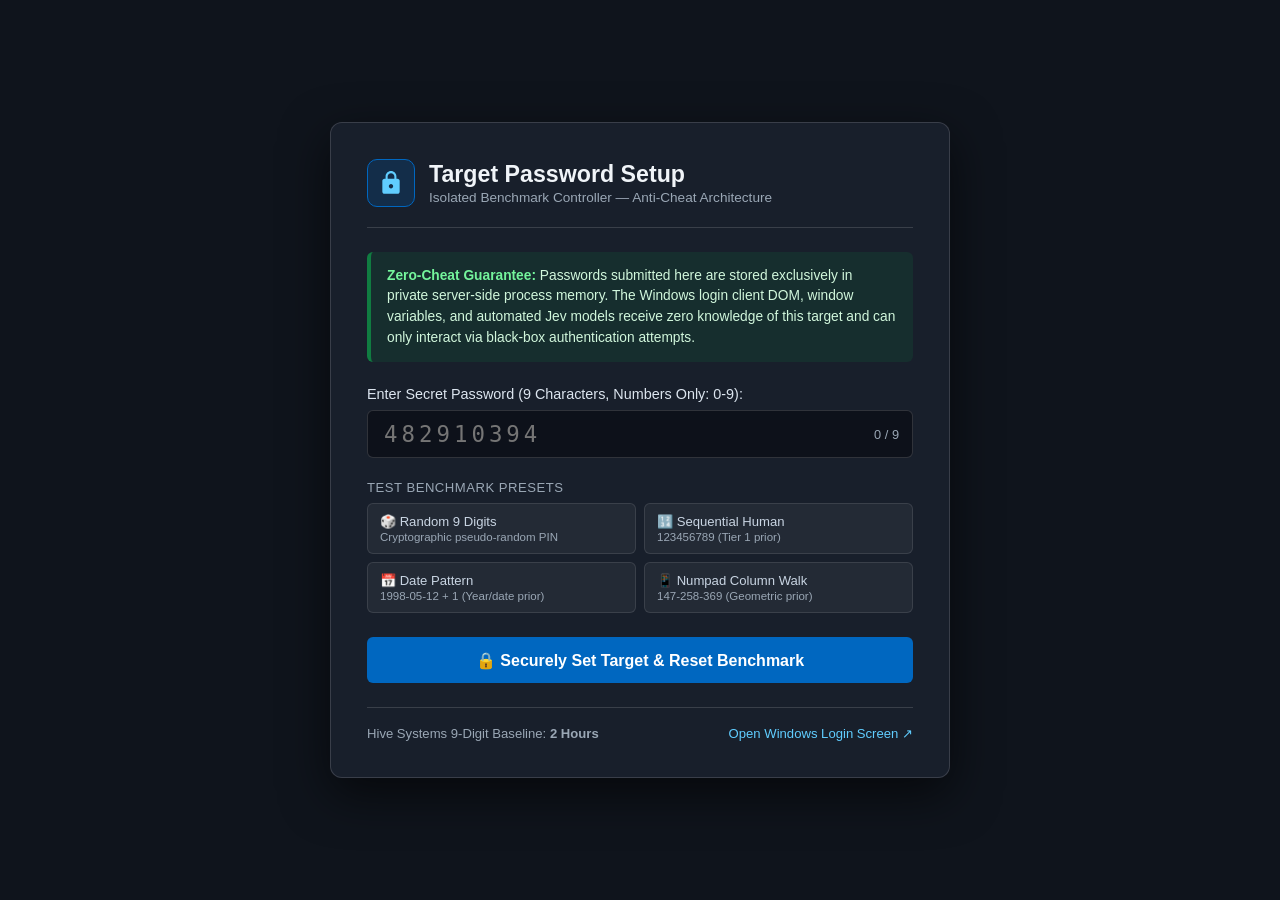
<file: static/admin.html>
<!DOCTYPE html>
<html lang="en">
<head>
    <meta charset="UTF-8">
    <meta name="viewport" content="width=device-width, initial-scale=1.0">
    <title>Admin - Target Password Setup (Zero-Cheat Isolation)</title>
    <style>
        :root {
            --win-accent: #0067c0;
            --win-accent-hover: #1877d5;
            --hive-green: #107c41;
            --bg-dark: #0f141c;
            --card-bg: rgba(26, 33, 46, 0.9);
            --border-color: rgba(255, 255, 255, 0.14);
            --text-main: #f0f4f8;
            --text-dim: #9aa7b5;
        }

        * {
            box-sizing: border-box;
            margin: 0;
            padding: 0;
            font-family: "Segoe UI Variable Text", "Segoe UI", -apple-system, sans-serif;
            user-select: none;
        }

        body {
            background-color: var(--bg-dark);
            color: var(--text-main);
            min-height: 100vh;
            display: flex;
            align-items: center;
            justify-content: center;
            padding: 24px;
        }

        .container {
            max-width: 620px;
            width: 100%;
            background: var(--card-bg);
            border: 1px solid var(--border-color);
            border-radius: 12px;
            padding: 36px;
            box-shadow: 0 16px 48px rgba(0, 0, 0, 0.6);
        }

        .header {
            display: flex;
            align-items: center;
            gap: 14px;
            margin-bottom: 24px;
            border-bottom: 1px solid var(--border-color);
            padding-bottom: 20px;
        }

        .header-icon {
            width: 48px;
            height: 48px;
            background: rgba(0, 103, 192, 0.2);
            border: 1px solid var(--win-accent);
            border-radius: 10px;
            display: flex;
            align-items: center;
            justify-content: center;
            color: #60cdff;
        }

        .header h1 {
            font-size: 1.45rem;
            font-weight: 600;
        }

        .header p {
            font-size: 0.85rem;
            color: var(--text-dim);
            margin-top: 2px;
        }

        /* Anti-Cheat Security Notice */
        .security-badge {
            background: rgba(16, 124, 65, 0.16);
            border-left: 4px solid var(--hive-green);
            border-radius: 6px;
            padding: 14px 16px;
            margin-bottom: 24px;
            font-size: 0.86rem;
            line-height: 1.5;
            color: #d1f7dc;
        }

        .security-badge b {
            color: #74f59c;
        }

        .form-group {
            margin-bottom: 22px;
        }

        label {
            display: block;
            font-size: 0.9rem;
            font-weight: 500;
            margin-bottom: 8px;
            color: #dce5ef;
        }

        .input-row {
            position: relative;
            display: flex;
            align-items: center;
        }

        .digit-input {
            width: 100%;
            height: 48px;
            padding: 0 54px 0 16px;
            background: rgba(12, 16, 24, 0.85);
            border: 1px solid var(--border-color);
            border-radius: 6px;
            color: #fff;
            font-size: 1.4rem;
            letter-spacing: 4px;
            font-family: monospace;
            outline: none;
            transition: border 0.2s, box-shadow 0.2s;
        }

        .digit-input:focus {
            border-color: #60cdff;
            box-shadow: 0 0 0 2px rgba(96, 205, 255, 0.2);
        }

        .char-counter {
            position: absolute;
            right: 14px;
            font-size: 0.8rem;
            color: var(--text-dim);
            font-variant-numeric: tabular-nums;
        }

        /* Preset buttons */
        .preset-title {
            font-size: 0.82rem;
            color: var(--text-dim);
            margin-bottom: 8px;
            text-transform: uppercase;
            letter-spacing: 0.5px;
        }

        .preset-grid {
            display: grid;
            grid-template-columns: 1fr 1fr;
            gap: 8px;
            margin-bottom: 24px;
        }

        .preset-btn {
            background: rgba(255, 255, 255, 0.05);
            border: 1px solid rgba(255, 255, 255, 0.1);
            color: #c9d5e3;
            padding: 10px 12px;
            border-radius: 6px;
            font-size: 0.82rem;
            cursor: pointer;
            text-align: left;
            transition: all 0.15s ease;
        }

        .preset-btn:hover {
            background: rgba(255, 255, 255, 0.1);
            border-color: rgba(255, 255, 255, 0.25);
            color: #fff;
        }

        .preset-btn span {
            display: block;
            font-size: 0.72rem;
            color: var(--text-dim);
            margin-top: 2px;
        }

        /* Submit Button */
        .submit-btn {
            width: 100%;
            height: 46px;
            background: var(--win-accent);
            color: #fff;
            border: none;
            border-radius: 6px;
            font-size: 1rem;
            font-weight: 600;
            cursor: pointer;
            transition: background 0.15s;
            display: flex;
            align-items: center;
            justify-content: center;
            gap: 10px;
        }

        .submit-btn:hover {
            background: var(--win-accent-hover);
        }

        .status-msg {
            margin-top: 16px;
            padding: 12px;
            border-radius: 6px;
            font-size: 0.88rem;
            display: none;
        }

        .status-msg.success {
            background: rgba(16, 124, 65, 0.2);
            border: 1px solid rgba(16, 124, 65, 0.5);
            color: #74f59c;
            display: block;
        }

        .status-msg.error {
            background: rgba(232, 17, 35, 0.2);
            border: 1px solid rgba(232, 17, 35, 0.5);
            color: #ff99a4;
            display: block;
        }

        .footer-links {
            margin-top: 24px;
            display: flex;
            justify-content: space-between;
            font-size: 0.82rem;
            color: var(--text-dim);
            border-top: 1px solid var(--border-color);
            padding-top: 18px;
        }

        .footer-links a {
            color: #60cdff;
            text-decoration: none;
        }

        .footer-links a:hover {
            text-decoration: underline;
        }
    </style>
</head>
<body>

    <div class="container">
        <div class="header">
            <div class="header-icon">
                <svg width="26" height="26" viewBox="0 0 24 24" fill="currentColor">
                    <path d="M18 8h-1V6c0-2.76-2.24-5-5-5S7 3.24 7 6v2H6c-1.1 0-2 .9-2 2v10c0 1.1.9 2 2 2h12c1.1 0 2-.9 2-2V10c0-1.1-.9-2-2-2zm-6 9c-1.1 0-2-.9-2-2s.9-2 2-2 2 .9 2 2-.9 2-2 2zm3.1-9H8.9V6c0-1.71 1.39-3.1 3.1-3.1 1.71 0 3.1 1.39 3.1 3.1v2z"/>
                </svg>
            </div>
            <div>
                <h1>Target Password Setup</h1>
                <p>Isolated Benchmark Controller — Anti-Cheat Architecture</p>
            </div>
        </div>

        <!-- Security Isolation Guarantee -->
        <div class="security-badge">
            <b>Zero-Cheat Guarantee:</b> Passwords submitted here are stored exclusively in private server-side process memory. The Windows login client DOM, window variables, and automated Jev models receive zero knowledge of this target and can only interact via black-box authentication attempts.
        </div>

        <form id="admin-form">
            <div class="form-group">
                <label for="password-input">Enter Secret Password (9 Characters, Numbers Only: 0-9):</label>
                <div class="input-row">
                    <input type="text" id="password-input" class="digit-input" placeholder="482910394" maxlength="9" pattern="\d{9}" required autocomplete="off">
                    <div id="char-counter" class="char-counter">0 / 9</div>
                </div>
            </div>

            <!-- Quick Presets -->
            <div class="preset-title">Test Benchmark Presets</div>
            <div class="preset-grid">
                <button type="button" class="preset-btn" data-pin="RANDOM">
                    🎲 Random 9 Digits
                    <span>Cryptographic pseudo-random PIN</span>
                </button>
                <button type="button" class="preset-btn" data-pin="123456789">
                    🔢 Sequential Human
                    <span>123456789 (Tier 1 prior)</span>
                </button>
                <button type="button" class="preset-btn" data-pin="199805121">
                    📅 Date Pattern
                    <span>1998-05-12 + 1 (Year/date prior)</span>
                </button>
                <button type="button" class="preset-btn" data-pin="147258369">
                    📱 Numpad Column Walk
                    <span>147-258-369 (Geometric prior)</span>
                </button>
            </div>

            <button type="submit" id="submit-btn" class="submit-btn">
                🔒 Securely Set Target & Reset Benchmark
            </button>
        </form>

        <div id="status-msg" class="status-msg"></div>

        <div class="footer-links">
            <span>Hive Systems 9-Digit Baseline: <b>2 Hours</b></span>
            <a href="/" target="_blank">Open Windows Login Screen ↗</a>
        </div>
    </div>

    <script src="/static/admin.js"></script>
</body>
</html>
</file>
<file: static/style.css>
/* ==========================================================================
   Windows Login Dual Benchmark - Unified Modern Fluent Design
   Designed for Desktop & Mobile Screens
   ========================================================================== */

:root {
    --win-accent: #0078d4;
    --win-accent-hover: #198ae8;
    --win-bg: #0b111a;
    --win-card: rgba(22, 29, 41, 0.9);
    --win-card-border: rgba(255, 255, 255, 0.12);
    --win-text: #ffffff;
    --win-text-dim: #9aa7b5;
    --brute-red: #d13438;
    --brute-bg: rgba(209, 52, 56, 0.18);
    --jev-purple: #8764b8;
    --jev-bg: rgba(135, 100, 184, 0.2);
    --winner-green: #107c41;
}

* {
    box-sizing: border-box;
    margin: 0;
    padding: 0;
    font-family: "Segoe UI Variable Text", "Segoe UI", -apple-system, BlinkMacSystemFont, Roboto, sans-serif;
    -webkit-font-smoothing: antialiased;
}

body, html {
    width: 100%;
    min-height: 100vh;
    background-color: var(--win-bg);
    color: var(--win-text);
    overflow-x: hidden;
    overflow-y: auto;
}

/* Background Wallpaper & Bloom */
.desktop-bg {
    position: fixed;
    top: 0;
    left: 0;
    width: 100vw;
    height: 100vh;
    background: radial-gradient(circle at 50% 30%, #152d4e 0%, #0c182b 60%, #050811 100%);
    z-index: 1;
    filter: blur(24px) brightness(0.6);
    pointer-events: none;
}

.bloom-glow {
    position: absolute;
    width: 700px;
    height: 700px;
    border-radius: 50%;
    background: radial-gradient(circle, rgba(0, 120, 212, 0.25) 0%, rgba(135, 100, 184, 0.18) 50%, transparent 70%);
    top: 40%;
    left: 50%;
    transform: translate(-50%, -50%);
}

/* App Container */
.app-container {
    position: relative;
    z-index: 5;
    width: 100%;
    max-width: 1320px;
    margin: 0 auto;
    padding: 16px 20px 40px 20px;
    display: flex;
    flex-direction: column;
    gap: 16px;
}

/* ==========================================================================
   CONTROL DECK & HEADER (NEVER OVERLAPPING, CLEAN FLOW)
   ========================================================================== */

.control-deck {
    background: var(--win-card);
    border: 1px solid var(--win-card-border);
    backdrop-filter: blur(24px);
    border-radius: 12px;
    padding: 16px 20px;
    display: flex;
    flex-direction: column;
    gap: 14px;
    box-shadow: 0 8px 32px rgba(0, 0, 0, 0.5);
}

/* Row 1: Header + Nav Links */
.deck-header-row {
    display: flex;
    align-items: center;
    justify-content: space-between;
    flex-wrap: wrap;
    gap: 12px;
    border-bottom: 1px solid rgba(255, 255, 255, 0.08);
    padding-bottom: 12px;
}

.brand-section {
    display: flex;
    align-items: center;
    gap: 12px;
}

.brand-logo {
    width: 32px;
    height: 32px;
    background: linear-gradient(135deg, #0078d4, #60cdff);
    border-radius: 6px;
    display: flex;
    align-items: center;
    justify-content: center;
    flex-shrink: 0;
}

.brand-logo svg {
    width: 18px;
    height: 18px;
    fill: #fff;
    display: block;
}

.brand-text h1 {
    font-size: 1.15rem;
    font-weight: 600;
    line-height: 1.2;
}

.brand-text p {
    font-size: 0.78rem;
    color: var(--win-text-dim);
}

.deck-nav-links {
    display: flex;
    align-items: center;
    gap: 10px;
    flex-wrap: wrap;
}

.nav-link-btn {
    background: rgba(255, 255, 255, 0.07);
    border: 1px solid rgba(255, 255, 255, 0.14);
    color: #60cdff;
    padding: 6px 12px;
    border-radius: 6px;
    text-decoration: none;
    font-size: 0.82rem;
    font-weight: 500;
    transition: all 0.15s;
    white-space: nowrap;
}

.nav-link-btn:hover {
    background: #0078d4;
    color: #fff;
    border-color: #0078d4;
}

/* Row 2: Target Password Input & Presets */
.deck-pin-row {
    display: flex;
    align-items: center;
    justify-content: space-between;
    flex-wrap: wrap;
    gap: 12px;
    background: rgba(0, 0, 0, 0.25);
    padding: 10px 14px;
    border-radius: 8px;
    border: 1px solid rgba(255, 255, 255, 0.06);
}

.pin-input-group {
    display: flex;
    align-items: center;
    gap: 8px;
    flex-wrap: wrap;
}

.pin-label {
    font-size: 0.85rem;
    font-weight: 600;
    color: #cad6e2;
    white-space: nowrap;
}

.pin-box-wrap {
    position: relative;
    display: flex;
    align-items: center;
}

.custom-pwd-input {
    width: 130px;
    height: 34px;
    background: rgba(12, 16, 24, 0.95);
    border: 1px solid rgba(255, 255, 255, 0.25);
    border-radius: 5px;
    color: #60cdff;
    font-size: 1.15rem;
    font-family: monospace;
    font-weight: 600;
    letter-spacing: 2px;
    text-align: center;
    outline: none;
    transition: all 0.15s;
}

.custom-pwd-input:focus {
    border-color: #60cdff;
    box-shadow: 0 0 0 2px rgba(96, 205, 255, 0.25);
}

.char-badge {
    position: absolute;
    right: -32px;
    font-size: 0.72rem;
    color: #74f59c;
    font-weight: 600;
}

.btn-set-pwd {
    background: var(--win-accent);
    color: #fff;
    border: none;
    padding: 7px 14px;
    border-radius: 5px;
    font-size: 0.82rem;
    font-weight: 600;
    cursor: pointer;
    transition: background 0.15s;
    white-space: nowrap;
}

.btn-set-pwd:hover {
    background: var(--win-accent-hover);
}

.pin-presets-group {
    display: flex;
    align-items: center;
    gap: 6px;
    flex-wrap: wrap;
}

.preset-chip {
    background: rgba(255, 255, 255, 0.06);
    border: 1px solid rgba(255, 255, 255, 0.14);
    color: #d2dee9;
    padding: 5px 9px;
    border-radius: 5px;
    font-size: 0.78rem;
    cursor: pointer;
    transition: all 0.15s;
    white-space: nowrap;
}

.preset-chip:hover {
    background: rgba(255, 255, 255, 0.18);
    color: #fff;
    border-color: rgba(255, 255, 255, 0.3);
}

/* Row 3: Action Buttons & Speed Toggle */
.deck-actions-row {
    display: flex;
    align-items: center;
    justify-content: space-between;
    flex-wrap: wrap;
    gap: 12px;
}

.speed-toggle-wrap {
    display: flex;
    border: 1px solid rgba(255, 255, 255, 0.18);
    border-radius: 6px;
    overflow: hidden;
}

.speed-btn {
    background: rgba(255, 255, 255, 0.05);
    border: none;
    color: #aaa;
    padding: 6px 12px;
    font-size: 0.8rem;
    cursor: pointer;
    transition: all 0.15s;
    white-space: nowrap;
}

.speed-btn.active {
    background: var(--win-accent);
    color: #fff;
    font-weight: 600;
}

.race-action-buttons {
    display: flex;
    align-items: center;
    gap: 8px;
    flex-wrap: wrap;
}

.btn-race-start {
    background: #107c41;
    color: #fff;
    border: 1px solid rgba(255, 255, 255, 0.25);
    padding: 8px 18px;
    border-radius: 6px;
    font-size: 0.9rem;
    font-weight: 600;
    cursor: pointer;
    transition: background 0.15s;
    white-space: nowrap;
    display: flex;
    align-items: center;
    gap: 6px;
}

.btn-race-start:hover {
    background: #15934e;
}

.btn-race-stop {
    background: rgba(209, 52, 56, 0.85);
    color: #fff;
    border: none;
    padding: 8px 14px;
    border-radius: 6px;
    font-size: 0.88rem;
    font-weight: 600;
    cursor: pointer;
    transition: background 0.15s;
    white-space: nowrap;
}

.btn-race-stop:hover {
    background: #e81123;
}

.btn-race-reset {
    background: rgba(255, 255, 255, 0.08);
    color: #fff;
    border: 1px solid rgba(255, 255, 255, 0.15);
    padding: 8px 14px;
    border-radius: 6px;
    font-size: 0.88rem;
    cursor: pointer;
    transition: background 0.15s;
    white-space: nowrap;
}

.btn-race-reset:hover {
    background: rgba(255, 255, 255, 0.18);
}

/* Hive Reference Notice Banner */
.hive-notice-box {
    background: rgba(16, 124, 65, 0.14);
    border: 1px solid rgba(16, 124, 65, 0.35);
    border-radius: 8px;
    padding: 10px 16px;
    display: flex;
    align-items: center;
    justify-content: space-between;
    font-size: 0.82rem;
    color: #d2f8df;
    flex-wrap: wrap;
    gap: 8px;
}

.hive-notice-box b {
    color: #ffcc00;
}

/* Mobile View Switcher (Visible only on mobile/tablet) */
.mobile-view-switcher {
    display: none;
    grid-template-columns: 1fr 1fr;
    gap: 8px;
    margin-bottom: 4px;
}

.view-tab-btn {
    background: rgba(255, 255, 255, 0.06);
    border: 1px solid rgba(255, 255, 255, 0.12);
    color: #bbb;
    padding: 8px;
    border-radius: 6px;
    font-size: 0.82rem;
    font-weight: 600;
    cursor: pointer;
    text-align: center;
}

.view-tab-btn.active {
    background: var(--win-accent);
    color: #fff;
    border-color: var(--win-accent);
}

/* ==========================================================================
   SIDE-BY-SIDE DUAL WINDOWS VIEWPORT
   ========================================================================== */

.dual-viewport {
    display: grid;
    grid-template-columns: 1fr 1fr;
    gap: 20px;
    width: 100%;
}

.monitor-frame {
    background: var(--win-card);
    border: 2px solid var(--win-card-border);
    backdrop-filter: blur(28px);
    border-radius: 12px;
    display: flex;
    flex-direction: column;
    overflow: hidden;
    box-shadow: 0 12px 36px rgba(0, 0, 0, 0.5);
    transition: all 0.25s ease;
}

.monitor-frame.winner {
    border-color: #74f59c !important;
    box-shadow: 0 0 35px rgba(16, 124, 65, 0.55), 0 16px 40px rgba(0, 0, 0, 0.6) !important;
}

.monitor-frame.loser {
    opacity: 0.75;
    border-color: rgba(255, 255, 255, 0.08);
}

/* Monitor Header */
.monitor-header {
    height: 48px;
    background: rgba(0, 0, 0, 0.35);
    border-bottom: 1px solid rgba(255, 255, 255, 0.08);
    display: flex;
    align-items: center;
    justify-content: space-between;
    padding: 0 16px;
    gap: 10px;
}

.monitor-title-wrap {
    display: flex;
    align-items: center;
    gap: 8px;
    min-width: 0;
}

.monitor-badge {
    font-size: 0.72rem;
    font-weight: 700;
    padding: 3px 7px;
    border-radius: 4px;
    text-transform: uppercase;
    letter-spacing: 0.5px;
    white-space: nowrap;
    flex-shrink: 0;
}

.badge-brute {
    background: var(--brute-bg);
    color: #ff99a4;
    border: 1px solid rgba(209, 52, 56, 0.4);
}

.badge-jev {
    background: var(--jev-bg);
    color: #d1b4ff;
    border: 1px solid rgba(135, 100, 184, 0.4);
}

.monitor-title {
    font-size: 0.88rem;
    font-weight: 600;
    white-space: nowrap;
    overflow: hidden;
    text-overflow: ellipsis;
}

.monitor-status-pill {
    font-size: 0.75rem;
    padding: 2px 8px;
    border-radius: 10px;
    background: rgba(255, 255, 255, 0.08);
    color: #aaa;
    white-space: nowrap;
    flex-shrink: 0;
}

.monitor-status-pill.cracked {
    background: #107c41;
    color: #fff;
    font-weight: 600;
}

/* Simulated Windows Login Screen Area */
.monitor-screen {
    flex: 1;
    min-height: 320px;
    display: flex;
    flex-direction: column;
    align-items: center;
    justify-content: center;
    position: relative;
    padding: 24px 16px;
}

.win-avatar-circle {
    width: 78px;
    height: 78px;
    border-radius: 50%;
    margin-bottom: 14px;
    display: flex;
    align-items: center;
    justify-content: center;
    box-shadow: 0 6px 20px rgba(0, 0, 0, 0.4);
    border: 2px solid rgba(255, 255, 255, 0.15);
    flex-shrink: 0;
}

.win-avatar-circle.brute {
    background: linear-gradient(135deg, #5c2025, #2d1215);
}

.win-avatar-circle.jev {
    background: linear-gradient(135deg, #372852, #1b1428);
}

.win-avatar-circle svg {
    width: 42px;
    height: 42px;
    fill: #e0e0e0;
    display: block;
}

.win-profile-name {
    font-size: 1.25rem;
    font-weight: 500;
    margin-bottom: 16px;
    text-align: center;
}

/* Password Input Mockup */
.win-input-row {
    position: relative;
    width: 250px;
    max-width: 100%;
    display: flex;
    align-items: center;
    margin-bottom: 14px;
}

.win-input-mock {
    width: 100%;
    height: 36px;
    background: rgba(12, 16, 24, 0.9);
    border: 1px solid rgba(255, 255, 255, 0.22);
    border-radius: 4px;
    color: #fff;
    font-size: 1.15rem;
    letter-spacing: 2px;
    padding: 0 38px 0 12px;
    outline: none;
    font-variant-numeric: tabular-nums;
    text-align: center;
}

.win-arrow-btn {
    position: absolute;
    right: 4px;
    width: 28px;
    height: 28px;
    background: rgba(255, 255, 255, 0.1);
    border: none;
    border-radius: 4px;
    color: #ddd;
    display: flex;
    align-items: center;
    justify-content: center;
}

.win-arrow-btn svg {
    width: 14px;
    height: 14px;
    fill: currentColor;
    display: block;
}

/* Windows Fail Dialog Mockup inside Monitor */
.screen-fail-dialog {
    position: absolute;
    width: 260px;
    background: rgba(30, 30, 30, 0.96);
    backdrop-filter: blur(16px);
    border: 1px solid rgba(255, 255, 255, 0.2);
    border-radius: 8px;
    padding: 14px;
    box-shadow: 0 12px 30px rgba(0, 0, 0, 0.7);
    display: none;
    flex-direction: column;
    z-index: 10;
}

.screen-fail-dialog.active {
    display: flex;
}

.fail-dialog-msg {
    font-size: 0.85rem;
    color: #fff;
    margin-bottom: 10px;
    line-height: 1.3;
}

.fail-dialog-ok {
    align-self: flex-end;
    background: var(--win-accent);
    color: #fff;
    border: none;
    padding: 4px 16px;
    border-radius: 4px;
    font-size: 0.8rem;
    font-weight: 500;
}

/* Winner Celebration Card inside Monitor */
.screen-winner-card {
    position: absolute;
    width: 280px;
    background: rgba(16, 124, 65, 0.96);
    border: 1px solid rgba(255, 255, 255, 0.3);
    border-radius: 10px;
    padding: 18px;
    display: none;
    flex-direction: column;
    align-items: center;
    text-align: center;
    z-index: 15;
    box-shadow: 0 16px 40px rgba(0, 0, 0, 0.7);
}

.screen-winner-card.active {
    display: flex;
}

.winner-icon {
    width: 40px;
    height: 40px;
    background: rgba(255, 255, 255, 0.2);
    border-radius: 50%;
    display: flex;
    align-items: center;
    justify-content: center;
    margin-bottom: 6px;
}

.winner-icon svg {
    width: 22px;
    height: 22px;
    fill: #fff;
    display: block;
}

/* Live Telemetry Panel on each Monitor Bottom */
.monitor-telemetry {
    background: rgba(10, 14, 22, 0.9);
    border-top: 1px solid rgba(255, 255, 255, 0.08);
    padding: 12px 16px;
    display: grid;
    grid-template-columns: 1fr 1fr 1fr;
    gap: 8px;
}

.stat-cell {
    display: flex;
    flex-direction: column;
}

.stat-title {
    font-size: 0.7rem;
    color: #888;
    text-transform: uppercase;
    margin-bottom: 2px;
}

.stat-number {
    font-size: 1rem;
    font-weight: 600;
    font-variant-numeric: tabular-nums;
    color: #60cdff;
}

/* ==========================================================================
   RACE FINISHED CELEBRATION MODAL
   ========================================================================== */

#race-winner-modal {
    position: fixed;
    top: 0;
    left: 0;
    width: 100vw;
    height: 100vh;
    background: rgba(0, 0, 0, 0.75);
    backdrop-filter: blur(16px);
    display: none;
    align-items: center;
    justify-content: center;
    z-index: 100;
    padding: 16px;
}

#race-winner-modal.active {
    display: flex;
}

.race-winner-card {
    width: 100%;
    max-width: 500px;
    background: rgba(22, 28, 40, 0.96);
    border: 1px solid rgba(16, 124, 65, 0.6);
    border-radius: 12px;
    padding: 24px;
    box-shadow: 0 24px 60px rgba(0, 0, 0, 0.8), 0 0 40px rgba(16, 124, 65, 0.4);
    text-align: center;
}

.race-winner-title {
    font-size: 1.45rem;
    font-weight: 600;
    margin-bottom: 4px;
}

.race-winner-sub {
    font-size: 0.92rem;
    color: #74f59c;
    margin-bottom: 18px;
    line-height: 1.4;
}

.comparison-table {
    width: 100%;
    border-collapse: collapse;
    margin-bottom: 18px;
    font-size: 0.85rem;
    background: rgba(0, 0, 0, 0.3);
    border-radius: 6px;
    overflow: hidden;
}

.comparison-table th, .comparison-table td {
    padding: 8px 12px;
    border-bottom: 1px solid rgba(255, 255, 255, 0.08);
}

.comparison-table th {
    background: rgba(255, 255, 255, 0.06);
    color: #aaa;
    font-weight: 500;
    text-align: left;
}

.comparison-table td {
    font-variant-numeric: tabular-nums;
}

.comparison-table td:nth-child(2) {
    color: #ff99a4;
    font-weight: 600;
}

.comparison-table td:nth-child(3) {
    color: #d1b4ff;
    font-weight: 600;
}

/* ==========================================================================
   RESPONSIVE LAYOUT FOR MOBILE SCREENS (< 850px)
   ========================================================================== */

@media (max-width: 850px) {
    .app-container {
        padding: 12px 12px 30px 12px;
        gap: 12px;
    }

    .control-deck {
        padding: 14px;
        gap: 12px;
    }

    .deck-header-row {
        flex-direction: column;
        align-items: flex-start;
        gap: 10px;
    }

    .brand-section {
        width: 100%;
    }

    .deck-nav-links {
        width: 100%;
        justify-content: flex-start;
    }

    .deck-pin-row {
        flex-direction: column;
        align-items: stretch;
        gap: 10px;
    }

    .pin-input-group {
        justify-content: space-between;
    }

    .pin-presets-group {
        justify-content: flex-start;
    }

    .deck-actions-row {
        flex-direction: column;
        align-items: stretch;
        gap: 10px;
    }

    .speed-toggle-wrap {
        width: 100%;
    }

    .speed-btn {
        flex: 1;
        text-align: center;
    }

    .race-action-buttons {
        width: 100%;
        display: grid;
        grid-template-columns: 2fr 1fr 1fr;
        gap: 8px;
    }

    .btn-race-start, .btn-race-stop, .btn-race-reset {
        justify-content: center;
    }

    .mobile-view-switcher {
        display: grid;
    }

    .dual-viewport {
        grid-template-columns: 1fr;
        gap: 16px;
    }

    /* Tab switcher toggles on mobile */
    .dual-viewport.tab-brute #frame-jev {
        display: none !important;
    }

    .dual-viewport.tab-jev #frame-brute {
        display: none !important;
    }
}
</file>
<file: style.css>
/* ==========================================================================
   Windows Login Dual Benchmark - Unified Modern Fluent Design
   Designed for Desktop & Mobile Screens
   ========================================================================== */

:root {
    --win-accent: #0078d4;
    --win-accent-hover: #198ae8;
    --win-bg: #0b111a;
    --win-card: rgba(22, 29, 41, 0.9);
    --win-card-border: rgba(255, 255, 255, 0.12);
    --win-text: #ffffff;
    --win-text-dim: #9aa7b5;
    --brute-red: #d13438;
    --brute-bg: rgba(209, 52, 56, 0.18);
    --jev-purple: #8764b8;
    --jev-bg: rgba(135, 100, 184, 0.2);
    --winner-green: #107c41;
}

* {
    box-sizing: border-box;
    margin: 0;
    padding: 0;
    font-family: "Segoe UI Variable Text", "Segoe UI", -apple-system, BlinkMacSystemFont, Roboto, sans-serif;
    -webkit-font-smoothing: antialiased;
}

body, html {
    width: 100%;
    min-height: 100vh;
    background-color: var(--win-bg);
    color: var(--win-text);
    overflow-x: hidden;
    overflow-y: auto;
}

/* Background Wallpaper & Bloom */
.desktop-bg {
    position: fixed;
    top: 0;
    left: 0;
    width: 100vw;
    height: 100vh;
    background: radial-gradient(circle at 50% 30%, #152d4e 0%, #0c182b 60%, #050811 100%);
    z-index: 1;
    filter: blur(24px) brightness(0.6);
    pointer-events: none;
}

.bloom-glow {
    position: absolute;
    width: 700px;
    height: 700px;
    border-radius: 50%;
    background: radial-gradient(circle, rgba(0, 120, 212, 0.25) 0%, rgba(135, 100, 184, 0.18) 50%, transparent 70%);
    top: 40%;
    left: 50%;
    transform: translate(-50%, -50%);
}

/* App Container */
.app-container {
    position: relative;
    z-index: 5;
    width: 100%;
    max-width: 1320px;
    margin: 0 auto;
    padding: 16px 20px 40px 20px;
    display: flex;
    flex-direction: column;
    gap: 16px;
}

/* ==========================================================================
   CONTROL DECK & HEADER (NEVER OVERLAPPING, CLEAN FLOW)
   ========================================================================== */

.control-deck {
    background: var(--win-card);
    border: 1px solid var(--win-card-border);
    backdrop-filter: blur(24px);
    border-radius: 12px;
    padding: 16px 20px;
    display: flex;
    flex-direction: column;
    gap: 14px;
    box-shadow: 0 8px 32px rgba(0, 0, 0, 0.5);
}

/* Row 1: Header + Nav Links */
.deck-header-row {
    display: flex;
    align-items: center;
    justify-content: space-between;
    flex-wrap: wrap;
    gap: 12px;
    border-bottom: 1px solid rgba(255, 255, 255, 0.08);
    padding-bottom: 12px;
}

.brand-section {
    display: flex;
    align-items: center;
    gap: 12px;
}

.brand-logo {
    width: 32px;
    height: 32px;
    background: linear-gradient(135deg, #0078d4, #60cdff);
    border-radius: 6px;
    display: flex;
    align-items: center;
    justify-content: center;
    flex-shrink: 0;
}

.brand-logo svg {
    width: 18px;
    height: 18px;
    fill: #fff;
    display: block;
}

.brand-text h1 {
    font-size: 1.15rem;
    font-weight: 600;
    line-height: 1.2;
}

.brand-text p {
    font-size: 0.78rem;
    color: var(--win-text-dim);
}

.deck-nav-links {
    display: flex;
    align-items: center;
    gap: 10px;
    flex-wrap: wrap;
}

.nav-link-btn {
    background: rgba(255, 255, 255, 0.07);
    border: 1px solid rgba(255, 255, 255, 0.14);
    color: #60cdff;
    padding: 6px 12px;
    border-radius: 6px;
    text-decoration: none;
    font-size: 0.82rem;
    font-weight: 500;
    transition: all 0.15s;
    white-space: nowrap;
}

.nav-link-btn:hover {
    background: #0078d4;
    color: #fff;
    border-color: #0078d4;
}

/* Row 2: Target Password Input & Presets */
.deck-pin-row {
    display: flex;
    align-items: center;
    justify-content: space-between;
    flex-wrap: wrap;
    gap: 12px;
    background: rgba(0, 0, 0, 0.25);
    padding: 10px 14px;
    border-radius: 8px;
    border: 1px solid rgba(255, 255, 255, 0.06);
}

.pin-input-group {
    display: flex;
    align-items: center;
    gap: 8px;
    flex-wrap: wrap;
}

.pin-label {
    font-size: 0.85rem;
    font-weight: 600;
    color: #cad6e2;
    white-space: nowrap;
}

.pin-box-wrap {
    position: relative;
    display: flex;
    align-items: center;
}

.custom-pwd-input {
    width: 130px;
    height: 34px;
    background: rgba(12, 16, 24, 0.95);
    border: 1px solid rgba(255, 255, 255, 0.25);
    border-radius: 5px;
    color: #60cdff;
    font-size: 1.15rem;
    font-family: monospace;
    font-weight: 600;
    letter-spacing: 2px;
    text-align: center;
    outline: none;
    transition: all 0.15s;
}

.custom-pwd-input:focus {
    border-color: #60cdff;
    box-shadow: 0 0 0 2px rgba(96, 205, 255, 0.25);
}

.char-badge {
    position: absolute;
    right: -32px;
    font-size: 0.72rem;
    color: #74f59c;
    font-weight: 600;
}

.btn-set-pwd {
    background: var(--win-accent);
    color: #fff;
    border: none;
    padding: 7px 14px;
    border-radius: 5px;
    font-size: 0.82rem;
    font-weight: 600;
    cursor: pointer;
    transition: background 0.15s;
    white-space: nowrap;
}

.btn-set-pwd:hover {
    background: var(--win-accent-hover);
}

.pin-presets-group {
    display: flex;
    align-items: center;
    gap: 6px;
    flex-wrap: wrap;
}

.preset-chip {
    background: rgba(255, 255, 255, 0.06);
    border: 1px solid rgba(255, 255, 255, 0.14);
    color: #d2dee9;
    padding: 5px 9px;
    border-radius: 5px;
    font-size: 0.78rem;
    cursor: pointer;
    transition: all 0.15s;
    white-space: nowrap;
}

.preset-chip:hover {
    background: rgba(255, 255, 255, 0.18);
    color: #fff;
    border-color: rgba(255, 255, 255, 0.3);
}

/* Row 3: Action Buttons & Speed Toggle */
.deck-actions-row {
    display: flex;
    align-items: center;
    justify-content: space-between;
    flex-wrap: wrap;
    gap: 12px;
}

.speed-toggle-wrap {
    display: flex;
    border: 1px solid rgba(255, 255, 255, 0.18);
    border-radius: 6px;
    overflow: hidden;
}

.speed-btn {
    background: rgba(255, 255, 255, 0.05);
    border: none;
    color: #aaa;
    padding: 6px 12px;
    font-size: 0.8rem;
    cursor: pointer;
    transition: all 0.15s;
    white-space: nowrap;
}

.speed-btn.active {
    background: var(--win-accent);
    color: #fff;
    font-weight: 600;
}

.race-action-buttons {
    display: flex;
    align-items: center;
    gap: 8px;
    flex-wrap: wrap;
}

.btn-race-start {
    background: #107c41;
    color: #fff;
    border: 1px solid rgba(255, 255, 255, 0.25);
    padding: 8px 18px;
    border-radius: 6px;
    font-size: 0.9rem;
    font-weight: 600;
    cursor: pointer;
    transition: background 0.15s;
    white-space: nowrap;
    display: flex;
    align-items: center;
    gap: 6px;
}

.btn-race-start:hover {
    background: #15934e;
}

.btn-race-stop {
    background: rgba(209, 52, 56, 0.85);
    color: #fff;
    border: none;
    padding: 8px 14px;
    border-radius: 6px;
    font-size: 0.88rem;
    font-weight: 600;
    cursor: pointer;
    transition: background 0.15s;
    white-space: nowrap;
}

.btn-race-stop:hover {
    background: #e81123;
}

.btn-race-reset {
    background: rgba(255, 255, 255, 0.08);
    color: #fff;
    border: 1px solid rgba(255, 255, 255, 0.15);
    padding: 8px 14px;
    border-radius: 6px;
    font-size: 0.88rem;
    cursor: pointer;
    transition: background 0.15s;
    white-space: nowrap;
}

.btn-race-reset:hover {
    background: rgba(255, 255, 255, 0.18);
}

/* Hive Reference Notice Banner */
.hive-notice-box {
    background: rgba(16, 124, 65, 0.14);
    border: 1px solid rgba(16, 124, 65, 0.35);
    border-radius: 8px;
    padding: 10px 16px;
    display: flex;
    align-items: center;
    justify-content: space-between;
    font-size: 0.82rem;
    color: #d2f8df;
    flex-wrap: wrap;
    gap: 8px;
}

.hive-notice-box b {
    color: #ffcc00;
}

/* Mobile View Switcher (Visible only on mobile/tablet) */
.mobile-view-switcher {
    display: none;
    grid-template-columns: 1fr 1fr;
    gap: 8px;
    margin-bottom: 4px;
}

.view-tab-btn {
    background: rgba(255, 255, 255, 0.06);
    border: 1px solid rgba(255, 255, 255, 0.12);
    color: #bbb;
    padding: 8px;
    border-radius: 6px;
    font-size: 0.82rem;
    font-weight: 600;
    cursor: pointer;
    text-align: center;
}

.view-tab-btn.active {
    background: var(--win-accent);
    color: #fff;
    border-color: var(--win-accent);
}

/* ==========================================================================
   SIDE-BY-SIDE DUAL WINDOWS VIEWPORT
   ========================================================================== */

.dual-viewport {
    display: grid;
    grid-template-columns: 1fr 1fr;
    gap: 20px;
    width: 100%;
}

.monitor-frame {
    background: var(--win-card);
    border: 2px solid var(--win-card-border);
    backdrop-filter: blur(28px);
    border-radius: 12px;
    display: flex;
    flex-direction: column;
    overflow: hidden;
    box-shadow: 0 12px 36px rgba(0, 0, 0, 0.5);
    transition: all 0.25s ease;
}

.monitor-frame.winner {
    border-color: #74f59c !important;
    box-shadow: 0 0 35px rgba(16, 124, 65, 0.55), 0 16px 40px rgba(0, 0, 0, 0.6) !important;
}

.monitor-frame.loser {
    opacity: 0.75;
    border-color: rgba(255, 255, 255, 0.08);
}

/* Monitor Header */
.monitor-header {
    height: 48px;
    background: rgba(0, 0, 0, 0.35);
    border-bottom: 1px solid rgba(255, 255, 255, 0.08);
    display: flex;
    align-items: center;
    justify-content: space-between;
    padding: 0 16px;
    gap: 10px;
}

.monitor-title-wrap {
    display: flex;
    align-items: center;
    gap: 8px;
    min-width: 0;
}

.monitor-badge {
    font-size: 0.72rem;
    font-weight: 700;
    padding: 3px 7px;
    border-radius: 4px;
    text-transform: uppercase;
    letter-spacing: 0.5px;
    white-space: nowrap;
    flex-shrink: 0;
}

.badge-brute {
    background: var(--brute-bg);
    color: #ff99a4;
    border: 1px solid rgba(209, 52, 56, 0.4);
}

.badge-jev {
    background: var(--jev-bg);
    color: #d1b4ff;
    border: 1px solid rgba(135, 100, 184, 0.4);
}

.monitor-title {
    font-size: 0.88rem;
    font-weight: 600;
    white-space: nowrap;
    overflow: hidden;
    text-overflow: ellipsis;
}

.monitor-status-pill {
    font-size: 0.75rem;
    padding: 2px 8px;
    border-radius: 10px;
    background: rgba(255, 255, 255, 0.08);
    color: #aaa;
    white-space: nowrap;
    flex-shrink: 0;
}

.monitor-status-pill.cracked {
    background: #107c41;
    color: #fff;
    font-weight: 600;
}

/* Simulated Windows Login Screen Area */
.monitor-screen {
    flex: 1;
    min-height: 320px;
    display: flex;
    flex-direction: column;
    align-items: center;
    justify-content: center;
    position: relative;
    padding: 24px 16px;
}

.win-avatar-circle {
    width: 78px;
    height: 78px;
    border-radius: 50%;
    margin-bottom: 14px;
    display: flex;
    align-items: center;
    justify-content: center;
    box-shadow: 0 6px 20px rgba(0, 0, 0, 0.4);
    border: 2px solid rgba(255, 255, 255, 0.15);
    flex-shrink: 0;
}

.win-avatar-circle.brute {
    background: linear-gradient(135deg, #5c2025, #2d1215);
}

.win-avatar-circle.jev {
    background: linear-gradient(135deg, #372852, #1b1428);
}

.win-avatar-circle svg {
    width: 42px;
    height: 42px;
    fill: #e0e0e0;
    display: block;
}

.win-profile-name {
    font-size: 1.25rem;
    font-weight: 500;
    margin-bottom: 16px;
    text-align: center;
}

/* Password Input Mockup */
.win-input-row {
    position: relative;
    width: 250px;
    max-width: 100%;
    display: flex;
    align-items: center;
    margin-bottom: 14px;
}

.win-input-mock {
    width: 100%;
    height: 36px;
    background: rgba(12, 16, 24, 0.9);
    border: 1px solid rgba(255, 255, 255, 0.22);
    border-radius: 4px;
    color: #fff;
    font-size: 1.15rem;
    letter-spacing: 2px;
    padding: 0 38px 0 12px;
    outline: none;
    font-variant-numeric: tabular-nums;
    text-align: center;
}

.win-arrow-btn {
    position: absolute;
    right: 4px;
    width: 28px;
    height: 28px;
    background: rgba(255, 255, 255, 0.1);
    border: none;
    border-radius: 4px;
    color: #ddd;
    display: flex;
    align-items: center;
    justify-content: center;
}

.win-arrow-btn svg {
    width: 14px;
    height: 14px;
    fill: currentColor;
    display: block;
}

/* Windows Fail Dialog Mockup inside Monitor */
.screen-fail-dialog {
    position: absolute;
    width: 260px;
    background: rgba(30, 30, 30, 0.96);
    backdrop-filter: blur(16px);
    border: 1px solid rgba(255, 255, 255, 0.2);
    border-radius: 8px;
    padding: 14px;
    box-shadow: 0 12px 30px rgba(0, 0, 0, 0.7);
    display: none;
    flex-direction: column;
    z-index: 10;
}

.screen-fail-dialog.active {
    display: flex;
}

.fail-dialog-msg {
    font-size: 0.85rem;
    color: #fff;
    margin-bottom: 10px;
    line-height: 1.3;
}

.fail-dialog-ok {
    align-self: flex-end;
    background: var(--win-accent);
    color: #fff;
    border: none;
    padding: 4px 16px;
    border-radius: 4px;
    font-size: 0.8rem;
    font-weight: 500;
}

/* Winner Celebration Card inside Monitor */
.screen-winner-card {
    position: absolute;
    width: 280px;
    background: rgba(16, 124, 65, 0.96);
    border: 1px solid rgba(255, 255, 255, 0.3);
    border-radius: 10px;
    padding: 18px;
    display: none;
    flex-direction: column;
    align-items: center;
    text-align: center;
    z-index: 15;
    box-shadow: 0 16px 40px rgba(0, 0, 0, 0.7);
}

.screen-winner-card.active {
    display: flex;
}

.winner-icon {
    width: 40px;
    height: 40px;
    background: rgba(255, 255, 255, 0.2);
    border-radius: 50%;
    display: flex;
    align-items: center;
    justify-content: center;
    margin-bottom: 6px;
}

.winner-icon svg {
    width: 22px;
    height: 22px;
    fill: #fff;
    display: block;
}

/* Live Telemetry Panel on each Monitor Bottom */
.monitor-telemetry {
    background: rgba(10, 14, 22, 0.9);
    border-top: 1px solid rgba(255, 255, 255, 0.08);
    padding: 12px 16px;
    display: grid;
    grid-template-columns: 1fr 1fr 1fr;
    gap: 8px;
}

.stat-cell {
    display: flex;
    flex-direction: column;
}

.stat-title {
    font-size: 0.7rem;
    color: #888;
    text-transform: uppercase;
    margin-bottom: 2px;
}

.stat-number {
    font-size: 1rem;
    font-weight: 600;
    font-variant-numeric: tabular-nums;
    color: #60cdff;
}

/* ==========================================================================
   RACE FINISHED CELEBRATION MODAL
   ========================================================================== */

#race-winner-modal {
    position: fixed;
    top: 0;
    left: 0;
    width: 100vw;
    height: 100vh;
    background: rgba(0, 0, 0, 0.75);
    backdrop-filter: blur(16px);
    display: none;
    align-items: center;
    justify-content: center;
    z-index: 100;
    padding: 16px;
}

#race-winner-modal.active {
    display: flex;
}

.race-winner-card {
    width: 100%;
    max-width: 500px;
    background: rgba(22, 28, 40, 0.96);
    border: 1px solid rgba(16, 124, 65, 0.6);
    border-radius: 12px;
    padding: 24px;
    box-shadow: 0 24px 60px rgba(0, 0, 0, 0.8), 0 0 40px rgba(16, 124, 65, 0.4);
    text-align: center;
}

.race-winner-title {
    font-size: 1.45rem;
    font-weight: 600;
    margin-bottom: 4px;
}

.race-winner-sub {
    font-size: 0.92rem;
    color: #74f59c;
    margin-bottom: 18px;
    line-height: 1.4;
}

.comparison-table {
    width: 100%;
    border-collapse: collapse;
    margin-bottom: 18px;
    font-size: 0.85rem;
    background: rgba(0, 0, 0, 0.3);
    border-radius: 6px;
    overflow: hidden;
}

.comparison-table th, .comparison-table td {
    padding: 8px 12px;
    border-bottom: 1px solid rgba(255, 255, 255, 0.08);
}

.comparison-table th {
    background: rgba(255, 255, 255, 0.06);
    color: #aaa;
    font-weight: 500;
    text-align: left;
}

.comparison-table td {
    font-variant-numeric: tabular-nums;
}

.comparison-table td:nth-child(2) {
    color: #ff99a4;
    font-weight: 600;
}

.comparison-table td:nth-child(3) {
    color: #d1b4ff;
    font-weight: 600;
}

/* ==========================================================================
   RESPONSIVE LAYOUT FOR MOBILE SCREENS (< 850px)
   ========================================================================== */

@media (max-width: 850px) {
    .app-container {
        padding: 12px 12px 30px 12px;
        gap: 12px;
    }

    .control-deck {
        padding: 14px;
        gap: 12px;
    }

    .deck-header-row {
        flex-direction: column;
        align-items: flex-start;
        gap: 10px;
    }

    .brand-section {
        width: 100%;
    }

    .deck-nav-links {
        width: 100%;
        justify-content: flex-start;
    }

    .deck-pin-row {
        flex-direction: column;
        align-items: stretch;
        gap: 10px;
    }

    .pin-input-group {
        justify-content: space-between;
    }

    .pin-presets-group {
        justify-content: flex-start;
    }

    .deck-actions-row {
        flex-direction: column;
        align-items: stretch;
        gap: 10px;
    }

    .speed-toggle-wrap {
        width: 100%;
    }

    .speed-btn {
        flex: 1;
        text-align: center;
    }

    .race-action-buttons {
        width: 100%;
        display: grid;
        grid-template-columns: 2fr 1fr 1fr;
        gap: 8px;
    }

    .btn-race-start, .btn-race-stop, .btn-race-reset {
        justify-content: center;
    }

    .mobile-view-switcher {
        display: grid;
    }

    .dual-viewport {
        grid-template-columns: 1fr;
        gap: 16px;
    }

    /* Tab switcher toggles on mobile */
    .dual-viewport.tab-brute #frame-jev {
        display: none !important;
    }

    .dual-viewport.tab-jev #frame-brute {
        display: none !important;
    }
}
</file>
